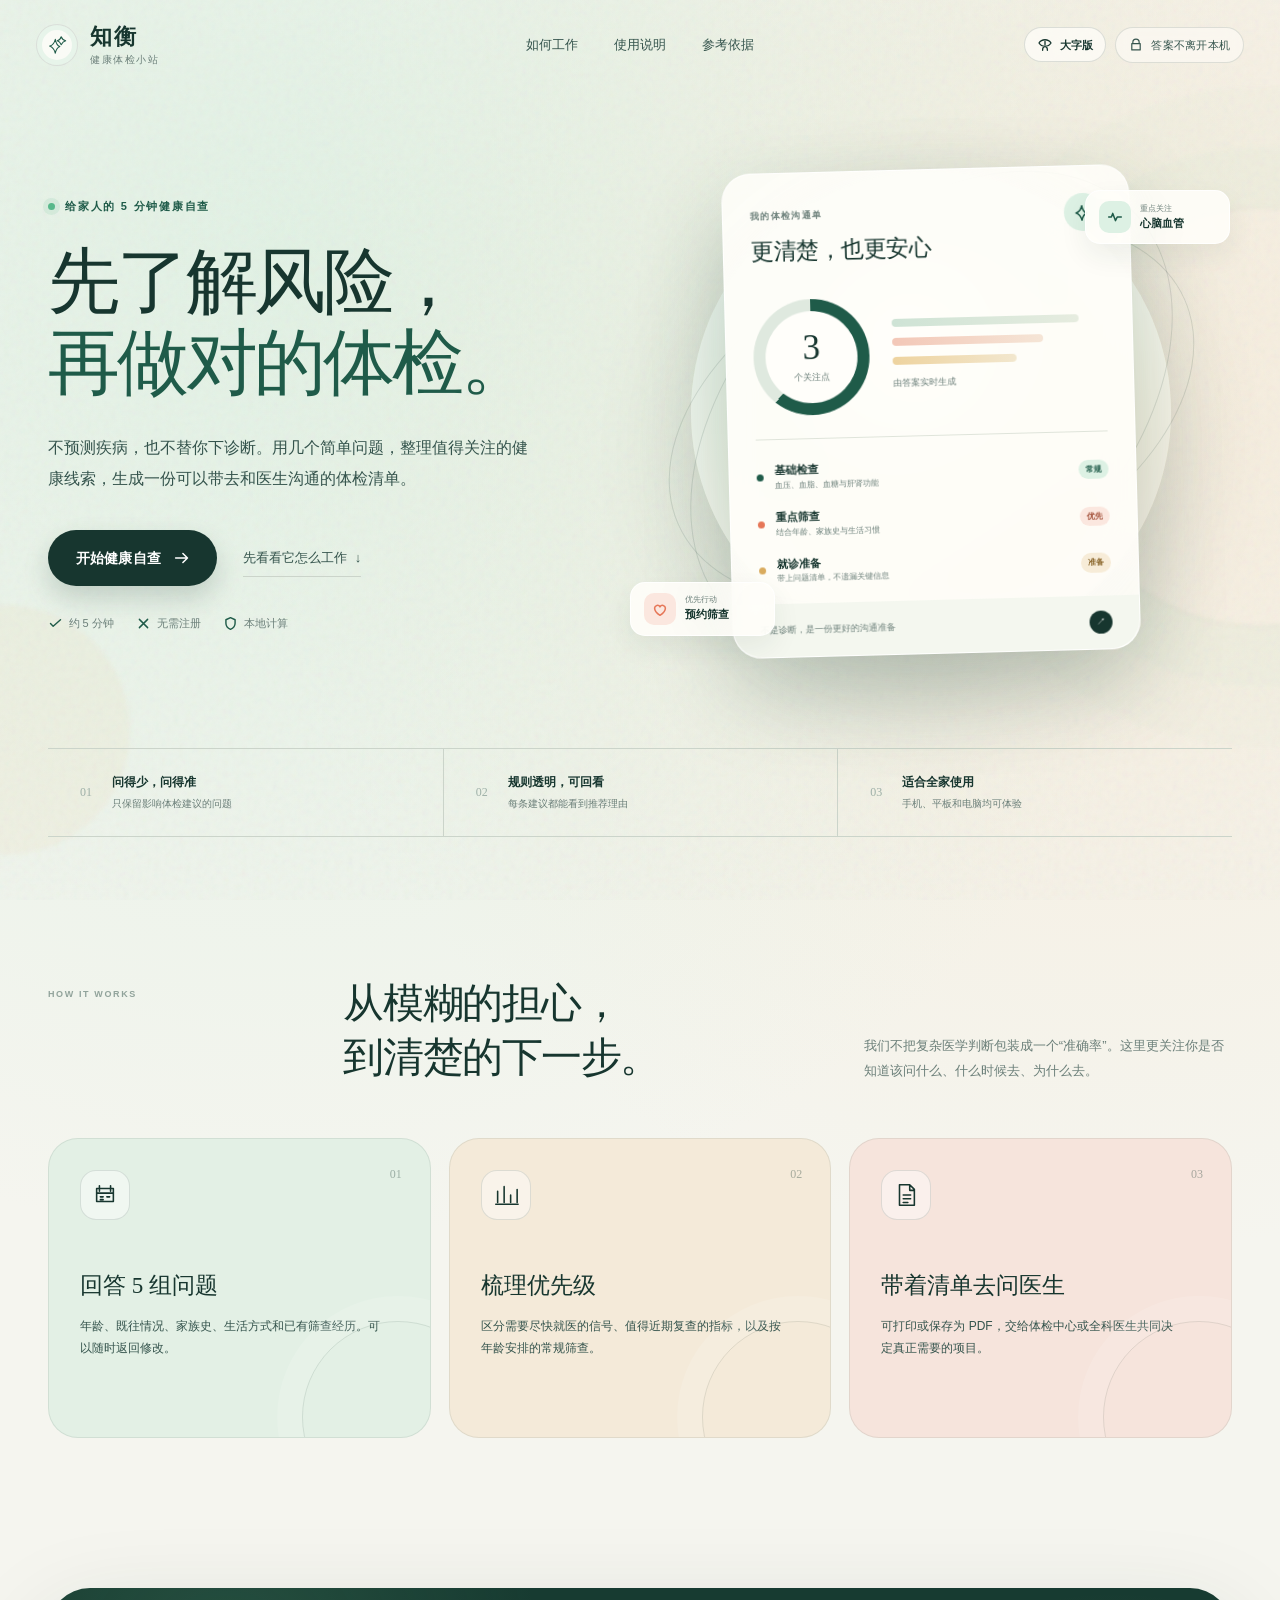
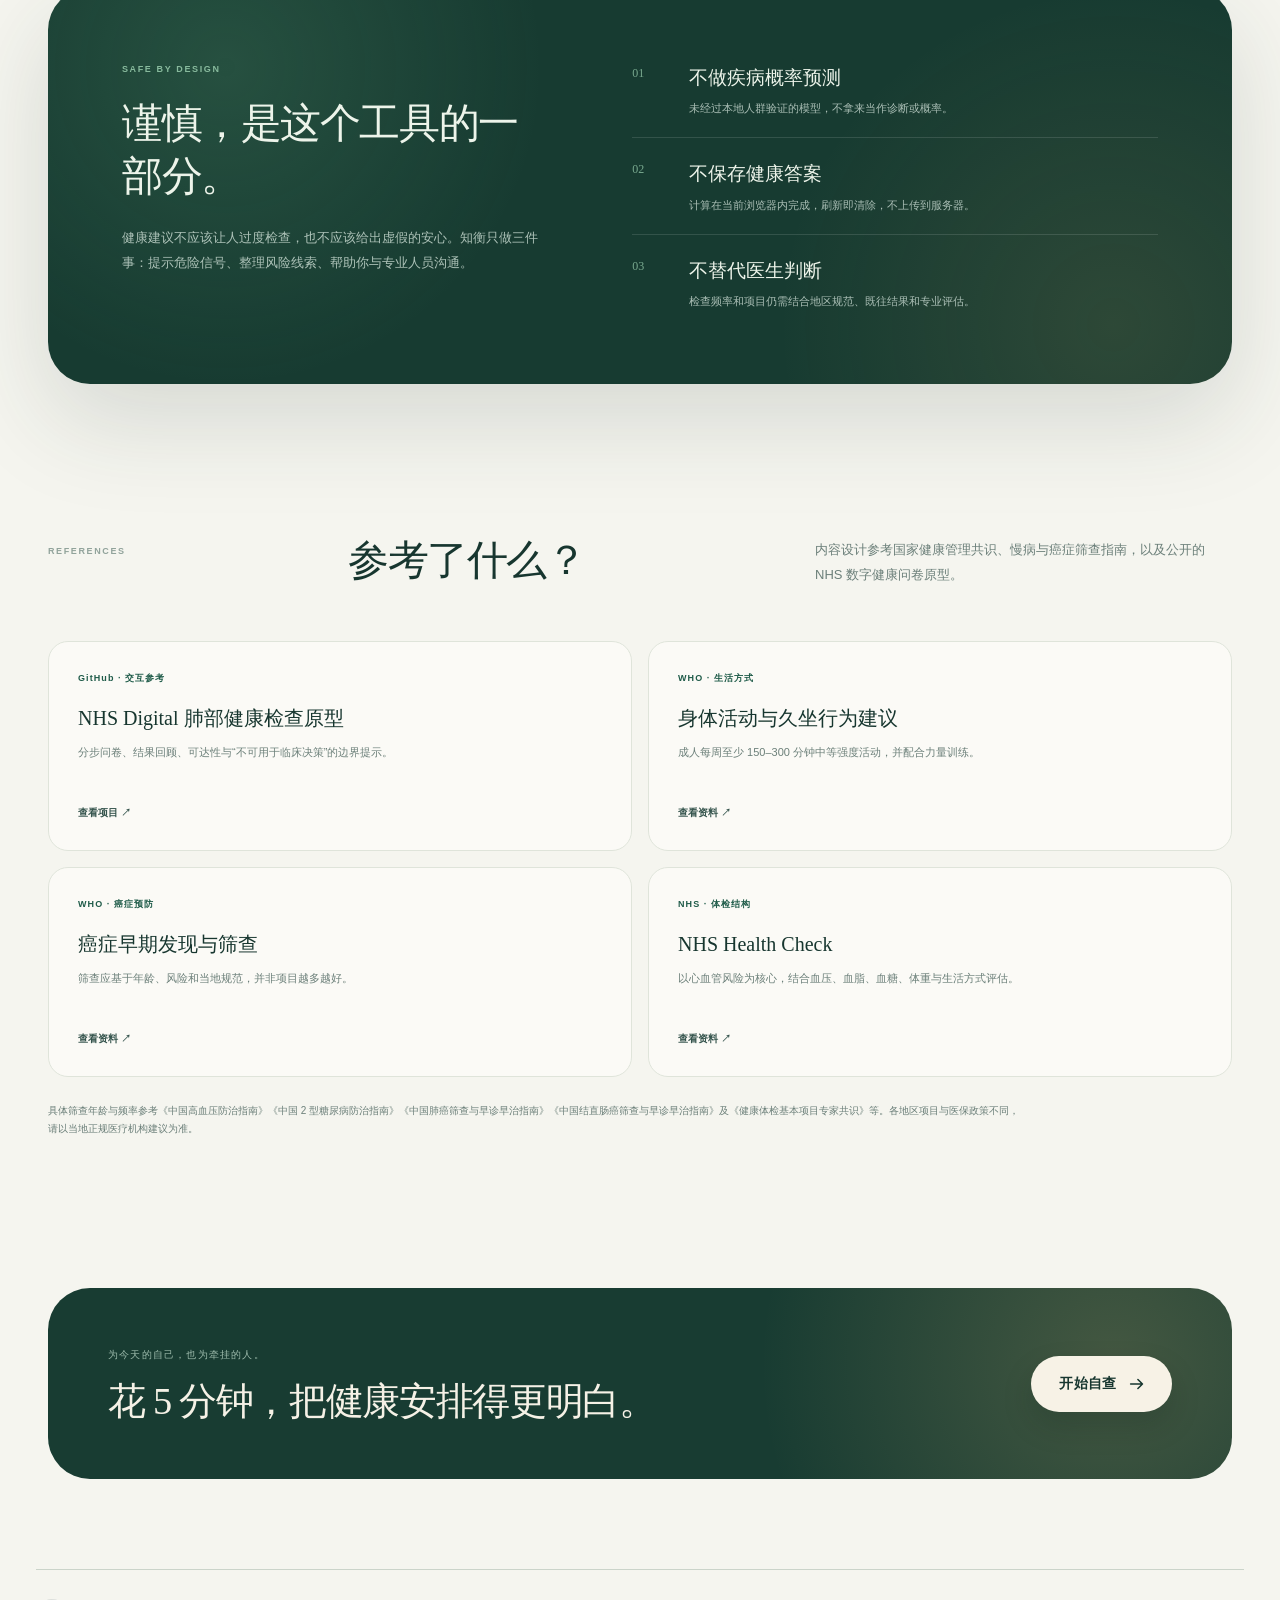
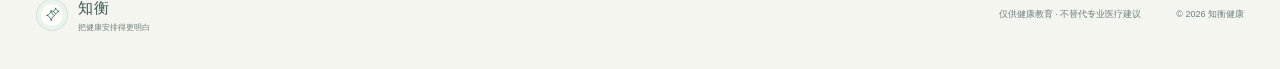
<file: index.html>
<!doctype html>
<html lang="zh-CN">
  <head>
    <meta charset="UTF-8" />
    <meta name="viewport" content="width=device-width, initial-scale=1.0" />
    <meta
      name="description"
      content="知衡健康体检小站：用 5 分钟完成健康自查，生成适合与医生沟通的个性化体检清单。答案只在当前浏览器中计算。"
    />
    <meta name="theme-color" content="#16392f" />
    <title>知衡 · 健康体检小站</title>
    <link
      rel="icon"
      href="data:image/svg+xml,%3Csvg xmlns='http://www.w3.org/2000/svg' viewBox='0 0 64 64'%3E%3Crect width='64' height='64' rx='16' fill='%2317392f'/%3E%3Cpath d='M14 34c8-2 12-8 14-18 2 10 6 16 12 18-6 2-10 8-12 17-2-9-6-15-14-17Z' fill='none' stroke='%23ddf1e4' stroke-width='3' stroke-linejoin='round'/%3E%3C/svg%3E"
    />
    <script>
      try {
        if (new URLSearchParams(window.location.search).get("mode") === "senior") {
          document.documentElement.classList.add("senior-mode");
        }
      } catch (error) {}
    </script>
    <link rel="stylesheet" href="./styles.css" />
  </head>
  <body>
    <a class="skip-link" href="#main">跳到主要内容</a>

    <div class="ambient ambient-one" aria-hidden="true"></div>
    <div class="ambient ambient-two" aria-hidden="true"></div>

    <header class="site-header">
      <a class="brand" href="#" aria-label="知衡健康首页" data-go-home>
        <span class="brand-mark" aria-hidden="true">
          <svg viewBox="0 0 38 38" role="img">
            <path d="M9 20.5c4.1-1 6.4-4 7.7-9.2 1 5.5 2.9 8.7 6.2 9.7-3.3 1.1-5.2 4-6.2 9.2-1.3-5.2-3.5-8.2-7.7-9.7Z" />
            <path d="M24.7 7.8c1.4 3.3 3.2 4.9 6.1 5.5-2.9.7-4.7 2.4-6.1 5.4-1.1-3-2.8-4.7-5.4-5.4 2.6-.6 4.3-2.2 5.4-5.5Z" />
          </svg>
        </span>
        <span>
          <strong>知衡</strong>
          <small>健康体检小站</small>
        </span>
      </a>
      <nav class="header-nav" aria-label="主导航">
        <a href="#how-it-works">如何工作</a>
        <a href="#principles">使用说明</a>
        <a href="#sources">参考依据</a>
      </nav>
      <div class="header-tools">
        <button
          class="senior-toggle"
          id="seniorToggle"
          type="button"
          aria-pressed="false"
          title="切换为中老年大字简单版"
        >
          <svg viewBox="0 0 20 20" aria-hidden="true">
            <path d="M2.5 7.5S5 3.5 10 3.5s7.5 4 7.5 4-2.5 4-7.5 4-7.5-4-7.5-4ZM10 5.5v4M10 12c-2 0-3 2-3 4.5M10 12c2 0 3 2 3 4.5" />
          </svg>
          <span>大字版</span>
        </button>
        <div class="privacy-pill">
          <svg viewBox="0 0 20 20" aria-hidden="true">
            <path d="M5.5 8V6a4.5 4.5 0 0 1 9 0v2M4 8h12v9H4z" />
          </svg>
          答案不离开本机
        </div>
      </div>
    </header>

    <main id="main">
      <section class="view home-view is-active" id="homeView" aria-labelledby="heroTitle">
        <div class="hero">
          <div class="hero-copy">
            <div class="eyebrow reveal">
              <span class="eyebrow-dot"></span>
              给家人的 5 分钟健康自查
            </div>
            <h1 id="heroTitle" class="reveal reveal-delay-1">
              先了解风险，<br />
              <span>再做对的体检。</span>
            </h1>
            <p class="hero-lead reveal reveal-delay-2">
              不预测疾病，也不替你下诊断。用几个简单问题，整理值得关注的健康线索，生成一份可以带去和医生沟通的体检清单。
            </p>
            <div class="senior-welcome" aria-label="中老年版使用说明">
              <strong>大字版：一步一步来，不着急</strong>
              <p>
                一共 5 步。每页只回答几个问题，不确定时可以选“不清楚”，也能随时返回修改。最后会给出一份可以直接给医生看的体检清单。
              </p>
              <div>
                <span>字更大</span>
                <span>一次只看一页</span>
                <span>答案不上传</span>
              </div>
            </div>
            <div class="hero-actions reveal reveal-delay-3">
              <button class="button button-primary button-large" type="button" id="startButton">
                开始健康自查
                <svg viewBox="0 0 22 22" aria-hidden="true">
                  <path d="M4 11h13M12 6l5 5-5 5" />
                </svg>
              </button>
              <a class="text-link" href="#how-it-works">
                先看看它怎么工作
                <span aria-hidden="true">↓</span>
              </a>
            </div>
            <div class="hero-assurance reveal reveal-delay-4">
              <span>
                <svg viewBox="0 0 18 18" aria-hidden="true"><path d="m3 9 3.2 3.2L15 4.5" /></svg>
                约 5 分钟
              </span>
              <span>
                <svg viewBox="0 0 18 18" aria-hidden="true"><path d="M9 2v14M2 9h14" transform="rotate(45 9 9)" /></svg>
                无需注册
              </span>
              <span>
                <svg viewBox="0 0 18 18" aria-hidden="true"><path d="M9 2 3.5 4.5v4.2c0 3.4 2.2 5.9 5.5 7.3 3.3-1.4 5.5-3.9 5.5-7.3V4.5L9 2Z" /></svg>
                本地计算
              </span>
            </div>
          </div>

          <div class="hero-visual reveal reveal-delay-2" aria-label="个性化体检清单示意图">
            <div class="orbit orbit-one" aria-hidden="true"></div>
            <div class="orbit orbit-two" aria-hidden="true"></div>
            <div class="floating-note note-top">
              <span class="note-icon note-icon-green">
                <svg viewBox="0 0 20 20" aria-hidden="true"><path d="M3 10h3l1.5-4 3 8 2-4H17" /></svg>
              </span>
              <span><small>重点关注</small><strong>心脑血管</strong></span>
            </div>
            <div class="floating-note note-bottom">
              <span class="note-icon note-icon-coral">
                <svg viewBox="0 0 20 20" aria-hidden="true"><path d="M10 17s-6-3.4-6-8a3.2 3.2 0 0 1 6-1.4A3.2 3.2 0 0 1 16 9c0 4.6-6 8-6 8Z" /></svg>
              </span>
              <span><small>优先行动</small><strong>预约筛查</strong></span>
            </div>

            <article class="report-preview">
              <div class="report-head">
                <div>
                  <span class="report-kicker">我的体检沟通单</span>
                  <h2>更清楚，也更安心</h2>
                </div>
                <span class="report-logo" aria-hidden="true">
                  <svg viewBox="0 0 30 30"><path d="M7 16c3.7-.9 5.7-3.5 6.9-8.2.8 4.9 2.5 7.7 5.5 8.6-3 1-4.6 3.5-5.5 8.1-1.2-4.6-3.1-7.2-6.9-8.5Z" /></svg>
                </span>
              </div>
              <div class="report-body">
                <div class="gauge" aria-label="示例关注指数">
                  <div class="gauge-inner">
                    <strong>3</strong>
                    <span>个关注点</span>
                  </div>
                </div>
                <div class="report-lines">
                  <span style="--line: 88%"></span>
                  <span style="--line: 71%"></span>
                  <span style="--line: 58%"></span>
                  <small>由答案实时生成</small>
                </div>
              </div>
              <div class="report-divider"></div>
              <div class="report-list">
                <div>
                  <span class="check-dot check-dot-dark"></span>
                  <p><strong>基础检查</strong><small>血压、血脂、血糖与肝肾功能</small></p>
                  <span class="tag tag-mint">常规</span>
                </div>
                <div>
                  <span class="check-dot check-dot-coral"></span>
                  <p><strong>重点筛查</strong><small>结合年龄、家族史与生活习惯</small></p>
                  <span class="tag tag-peach">优先</span>
                </div>
                <div>
                  <span class="check-dot check-dot-gold"></span>
                  <p><strong>就诊准备</strong><small>带上问题清单，不遗漏关键信息</small></p>
                  <span class="tag tag-sand">准备</span>
                </div>
              </div>
              <div class="report-foot">
                <span>不是诊断，是一份更好的沟通准备</span>
                <span class="mini-arrow">↗</span>
              </div>
            </article>
          </div>
        </div>

        <div class="trust-strip" aria-label="产品特点">
          <div>
            <span class="trust-number">01</span>
            <p><strong>问得少，问得准</strong><small>只保留影响体检建议的问题</small></p>
          </div>
          <div>
            <span class="trust-number">02</span>
            <p><strong>规则透明，可回看</strong><small>每条建议都能看到推荐理由</small></p>
          </div>
          <div>
            <span class="trust-number">03</span>
            <p><strong>适合全家使用</strong><small>手机、平板和电脑均可体验</small></p>
          </div>
        </div>

        <section class="how-section" id="how-it-works">
          <div class="section-heading">
            <span class="section-index">HOW IT WORKS</span>
            <h2>从模糊的担心，<br />到清楚的下一步。</h2>
            <p>我们不把复杂医学判断包装成一个“准确率”。这里更关注你是否知道该问什么、什么时候去、为什么去。</p>
          </div>
          <div class="steps-grid">
            <article class="step-card step-card-green">
              <span class="step-number">01</span>
              <span class="step-icon">
                <svg viewBox="0 0 28 28" aria-hidden="true"><path d="M5 7h18v14H5zM8 4v6M20 4v6M5 12h18M9 16h3M16 16h3M9 19h3" /></svg>
              </span>
              <h3>回答 5 组问题</h3>
              <p>年龄、既往情况、家族史、生活方式和已有筛查经历。可以随时返回修改。</p>
            </article>
            <article class="step-card step-card-sand">
              <span class="step-number">02</span>
              <span class="step-icon">
                <svg viewBox="0 0 28 28" aria-hidden="true"><path d="M5 22V10M12 22V5M19 22v-8M26 22V8" /><path d="M3 24h24" /></svg>
              </span>
              <h3>梳理优先级</h3>
              <p>区分需要尽快就医的信号、值得近期复查的指标，以及按年龄安排的常规筛查。</p>
            </article>
            <article class="step-card step-card-peach">
              <span class="step-number">03</span>
              <span class="step-icon">
                <svg viewBox="0 0 28 28" aria-hidden="true"><path d="M7 3h11l5 5v17H7zM18 3v6h5M11 14h8M11 18h8M11 22h5" /></svg>
              </span>
              <h3>带着清单去问医生</h3>
              <p>可打印或保存为 PDF，交给体检中心或全科医生共同决定真正需要的项目。</p>
            </article>
          </div>
        </section>

        <section class="principles-section" id="principles">
          <div class="principles-card">
            <div class="principles-copy">
              <span class="section-index">SAFE BY DESIGN</span>
              <h2>谨慎，是这个工具的一部分。</h2>
              <p>健康建议不应该让人过度检查，也不应该给出虚假的安心。知衡只做三件事：提示危险信号、整理风险线索、帮助你与专业人员沟通。</p>
            </div>
            <div class="principles-list">
              <article>
                <span>01</span>
                <div><strong>不做疾病概率预测</strong><p>未经过本地人群验证的模型，不拿来当作诊断或概率。</p></div>
              </article>
              <article>
                <span>02</span>
                <div><strong>不保存健康答案</strong><p>计算在当前浏览器内完成，刷新即清除，不上传到服务器。</p></div>
              </article>
              <article>
                <span>03</span>
                <div><strong>不替代医生判断</strong><p>检查频率和项目仍需结合地区规范、既往结果和专业评估。</p></div>
              </article>
            </div>
          </div>
        </section>

        <section class="sources-section" id="sources">
          <div class="section-heading compact">
            <span class="section-index">REFERENCES</span>
            <h2>参考了什么？</h2>
            <p>内容设计参考国家健康管理共识、慢病与癌症筛查指南，以及公开的 NHS 数字健康问卷原型。</p>
          </div>
          <div class="source-grid">
            <a class="source-card" href="https://github.com/NHSDigital/prototype-lung-health-check" target="_blank" rel="noreferrer">
              <span class="source-type">GitHub · 交互参考</span>
              <strong>NHS Digital 肺部健康检查原型</strong>
              <p>分步问卷、结果回顾、可达性与“不可用于临床决策”的边界提示。</p>
              <span class="source-link">查看项目 ↗</span>
            </a>
            <a class="source-card" href="https://www.who.int/zh/news-room/fact-sheets/detail/physical-activity" target="_blank" rel="noreferrer">
              <span class="source-type">WHO · 生活方式</span>
              <strong>身体活动与久坐行为建议</strong>
              <p>成人每周至少 150–300 分钟中等强度活动，并配合力量训练。</p>
              <span class="source-link">查看资料 ↗</span>
            </a>
            <a class="source-card" href="https://www.who.int/zh/news-room/fact-sheets/detail/cancer" target="_blank" rel="noreferrer">
              <span class="source-type">WHO · 癌症预防</span>
              <strong>癌症早期发现与筛查</strong>
              <p>筛查应基于年龄、风险和当地规范，并非项目越多越好。</p>
              <span class="source-link">查看资料 ↗</span>
            </a>
            <a class="source-card" href="https://www.nhs.uk/conditions/nhs-health-check/" target="_blank" rel="noreferrer">
              <span class="source-type">NHS · 体检结构</span>
              <strong>NHS Health Check</strong>
              <p>以心血管风险为核心，结合血压、血脂、血糖、体重与生活方式评估。</p>
              <span class="source-link">查看资料 ↗</span>
            </a>
          </div>
          <p class="source-note">
            具体筛查年龄与频率参考《中国高血压防治指南》《中国 2 型糖尿病防治指南》《中国肺癌筛查与早诊早治指南》《中国结直肠癌筛查与早诊早治指南》及《健康体检基本项目专家共识》等。各地区项目与医保政策不同，请以当地正规医疗机构建议为准。
          </p>
        </section>

        <section class="closing-cta">
          <div>
            <span>为今天的自己，也为牵挂的人。</span>
            <h2>花 5 分钟，把健康安排得更明白。</h2>
          </div>
          <button class="button button-light button-large" type="button" data-start>
            开始自查
            <svg viewBox="0 0 22 22" aria-hidden="true"><path d="M4 11h13M12 6l5 5-5 5" /></svg>
          </button>
        </section>
      </section>

      <section class="view quiz-view" id="quizView" aria-labelledby="quizTitle">
        <div class="quiz-wrap">
          <div class="quiz-topline">
            <button class="back-button" type="button" id="quizExitButton">
              <svg viewBox="0 0 20 20" aria-hidden="true"><path d="M16 10H4M9 5l-5 5 5 5" /></svg>
              返回首页
            </button>
            <div class="quiz-progress-meta">
              <span id="stepLabel">第 1 步，共 5 步</span>
              <span id="progressPercent">20%</span>
            </div>
          </div>
          <div class="progress-track" aria-hidden="true">
            <span id="progressBar"></span>
          </div>
          <div class="step-dots" id="stepDots" aria-label="问卷进度"></div>

          <form id="quizForm" novalidate>
            <article class="question-panel is-active" data-step="0" aria-labelledby="quizTitle">
              <div class="question-intro">
                <span class="question-overline">YOUR BASICS</span>
                <h1 id="quizTitle">先认识一下你</h1>
                <p>年龄和生理性别会影响部分筛查建议。身高体重用于计算 BMI，只用于本次评估。</p>
              </div>

              <div class="field-grid two-one">
                <label class="field-block">
                  <span class="field-label">年龄 <em>必填</em></span>
                  <span class="number-input-wrap">
                    <input id="age" name="age" type="number" min="18" max="100" inputmode="numeric" placeholder="例如 42" required />
                    <span>岁</span>
                  </span>
                  <small>当前版本适用于 18–100 岁成人。</small>
                </label>
                <fieldset class="field-block">
                  <legend class="field-label">生理性别 <em>必填</em></legend>
                  <div class="segmented segmented-two">
                    <label><input type="radio" name="sex" value="female" /><span>女性</span></label>
                    <label><input type="radio" name="sex" value="male" /><span>男性</span></label>
                  </div>
                  <small>用于生成与乳腺、宫颈、前列腺相关的提示。</small>
                </fieldset>
              </div>

              <div class="soft-divider"></div>

              <div class="field-grid three">
                <label class="field-block">
                  <span class="field-label">身高 <small>选填</small></span>
                  <span class="number-input-wrap">
                    <input name="height" type="number" min="120" max="230" inputmode="decimal" placeholder="例如 165" />
                    <span>cm</span>
                  </span>
                </label>
                <label class="field-block">
                  <span class="field-label">体重 <small>选填</small></span>
                  <span class="number-input-wrap">
                    <input name="weight" type="number" min="30" max="250" inputmode="decimal" placeholder="例如 62" />
                    <span>kg</span>
                  </span>
                </label>
                <label class="field-block">
                  <span class="field-label">腰围 <small>选填</small></span>
                  <span class="number-input-wrap">
                    <input name="waist" type="number" min="45" max="180" inputmode="decimal" placeholder="例如 82" />
                    <span>cm</span>
                  </span>
                </label>
              </div>
              <p class="field-note">
                <svg viewBox="0 0 18 18" aria-hidden="true"><circle cx="9" cy="9" r="7" /><path d="M9 8v5M9 5.5v.5" /></svg>
                不知道也没关系。建议先熟悉自己的基础指标，首次测量可用近期体检结果。
              </p>
              <p class="validation-message" id="basicsError" role="alert"></p>
            </article>

            <article class="question-panel" data-step="1" aria-labelledby="healthTitle">
              <div class="question-intro">
                <span class="question-overline">HEALTH TODAY</span>
                <h1 id="healthTitle">最近的身体情况</h1>
                <p>如果已经确诊或由医生提示过异常，请如实选择。这里不会根据答案诊断疾病。</p>
              </div>

              <fieldset class="choice-fieldset">
                <legend class="field-label">医生是否告诉过你以下情况？<small>可多选</small></legend>
                <div class="choice-grid condition-grid">
                  <label class="choice-card">
                    <input type="checkbox" name="conditions" value="hypertension" />
                    <span class="choice-check"></span>
                    <span class="choice-copy"><strong>高血压</strong><small>或血压多次偏高</small></span>
                  </label>
                  <label class="choice-card">
                    <input type="checkbox" name="conditions" value="diabetes" />
                    <span class="choice-check"></span>
                    <span class="choice-copy"><strong>糖尿病</strong><small>或糖尿病前期</small></span>
                  </label>
                  <label class="choice-card">
                    <input type="checkbox" name="conditions" value="lipids" />
                    <span class="choice-check"></span>
                    <span class="choice-copy"><strong>血脂异常</strong><small>胆固醇或甘油三酯偏高</small></span>
                  </label>
                  <label class="choice-card">
                    <input type="checkbox" name="conditions" value="cardiovascular" />
                    <span class="choice-check"></span>
                    <span class="choice-copy"><strong>心脑血管疾病</strong><small>冠心病、心梗或脑卒中</small></span>
                  </label>
                  <label class="choice-card">
                    <input type="checkbox" name="conditions" value="liver" />
                    <span class="choice-check"></span>
                    <span class="choice-copy"><strong>慢性肝病</strong><small>脂肪肝、乙肝、丙肝或肝硬化</small></span>
                  </label>
                  <label class="choice-card">
                    <input type="checkbox" name="conditions" value="kidney" />
                    <span class="choice-check"></span>
                    <span class="choice-copy"><strong>慢性肾病</strong><small>或肾功能检查异常</small></span>
                  </label>
                  <label class="choice-card">
                    <input type="checkbox" name="conditions" value="respiratory" />
                    <span class="choice-check"></span>
                    <span class="choice-copy"><strong>慢性呼吸病</strong><small>慢阻肺、哮喘或肺纤维化</small></span>
                  </label>
                  <label class="choice-card choice-none">
                    <input type="checkbox" name="conditions" value="none" data-none-group="conditions" />
                    <span class="choice-check"></span>
                    <span class="choice-copy"><strong>以上都没有</strong><small>或不清楚</small></span>
                  </label>
                </div>
              </fieldset>

              <div class="soft-divider"></div>

              <div class="field-grid two">
                <label class="field-block select-block">
                  <span class="field-label">最近一次血压情况</span>
                  <select name="bloodPressure">
                    <option value="unknown">不清楚 / 没测过</option>
                    <option value="normal">正常</option>
                    <option value="borderline">有时偏高（130–139 / 85–89）</option>
                    <option value="high">多次达到 140 / 90 或更高</option>
                  </select>
                </label>
                <label class="field-block select-block">
                  <span class="field-label">最近一次空腹血糖</span>
                  <select name="glucose">
                    <option value="unknown">不清楚 / 没测过</option>
                    <option value="normal">正常</option>
                    <option value="borderline">偏高，但未达到糖尿病诊断</option>
                    <option value="high">空腹 ≥ 7.0 mmol/L 或已被医生提示糖尿病</option>
                  </select>
                </label>
              </div>
              <p class="field-note">
                血压和血糖的判断需要规范测量与重复确认。单次读数异常并不等于确诊。
              </p>
            </article>

            <article class="question-panel" data-step="2" aria-labelledby="familyTitle">
              <div class="question-intro">
                <span class="question-overline">FAMILY & SYMPTOMS</span>
                <h1 id="familyTitle">家族情况与近期信号</h1>
                <p>家族史会影响部分筛查的起始年龄。近期异常症状则可能需要尽快就医，而不是等到体检。</p>
              </div>

              <fieldset class="choice-fieldset">
                <legend class="field-label">直系亲属（父母、兄弟姐妹、子女）是否有以下情况？<small>可多选</small></legend>
                <div class="compact-choice-list">
                  <label class="check-row">
                    <input type="checkbox" name="family" value="cvd" />
                    <span class="check-row-icon icon-coral"><svg viewBox="0 0 24 24"><path d="M3 12h4l2-5 3.5 10 2.5-5h6" /></svg></span>
                    <span><strong>较早发生心梗或脑卒中</strong><small>男性亲属 55 岁前，女性亲属 65 岁前</small></span>
                  </label>
                  <label class="check-row">
                    <input type="checkbox" name="family" value="diabetes" />
                    <span class="check-row-icon icon-green"><svg viewBox="0 0 24 24"><path d="M12 3v18M5 8l7-5 7 5M7 13h10l-2.5 7h-5z" /></svg></span>
                    <span><strong>糖尿病</strong><small>父母或兄弟姐妹患病</small></span>
                  </label>
                  <label class="check-row">
                    <input type="checkbox" name="family" value="gi-cancer" />
                    <span class="check-row-icon icon-gold"><svg viewBox="0 0 24 24"><path d="M7 4c5 0 2 7 5 7s0-7 5-7M7 20c5 0 2-7 5-7s0 7 5 7" /></svg></span>
                    <span><strong>胃癌、食管癌或结直肠癌</strong><small>尤其是一级亲属或多位亲属患病</small></span>
                  </label>
                  <label class="check-row">
                    <input type="checkbox" name="family" value="breast-cancer" />
                    <span class="check-row-icon icon-pink"><svg viewBox="0 0 24 24"><circle cx="9" cy="13" r="5" /><circle cx="16" cy="13" r="4" /><path d="M9 8c0-3 1-5 3-5s3 2 3 5" /></svg></span>
                    <span><strong>乳腺癌或卵巢癌</strong><small>母亲、姐妹、女儿等亲属患病</small></span>
                  </label>
                  <label class="check-row">
                    <input type="checkbox" name="family" value="liver-cancer" />
                    <span class="check-row-icon icon-sand"><svg viewBox="0 0 24 24"><path d="M5 15c3-8 8-9 14-7-1 8-7 11-14 10zM9 18c2-5 4-7 8-9" /></svg></span>
                    <span><strong>肝癌或慢性乙肝/丙肝</strong><small>家族中有相关病史</small></span>
                  </label>
                  <label class="check-row">
                    <input type="checkbox" name="family" value="none" data-none-group="family" />
                    <span class="check-row-icon icon-muted"><svg viewBox="0 0 24 24"><path d="M5 12h14" /></svg></span>
                    <span><strong>没有明显家族史</strong><small>或不了解家族病史</small></span>
                  </label>
                </div>
              </fieldset>

              <div class="danger-question">
                <div class="danger-heading">
                  <span class="danger-icon"><svg viewBox="0 0 26 26"><path d="M13 3 2.8 21h20.4L13 3Z" /><path d="M13 9v5M13 18v.2" /></svg></span>
                  <div>
                    <h2>最近是否出现以下需要尽快就医的情况？</h2>
                    <p>这些症状不适合等待常规体检。若正在发生，请立即联系急救或尽快就医。</p>
                  </div>
                </div>
                <div class="symptom-grid">
                  <label><input type="checkbox" name="symptoms" value="chest" /><span>持续胸痛、胸闷或压迫感</span></label>
                  <label><input type="checkbox" name="symptoms" value="stroke" /><span>突发脸歪、肢体无力或说话不清</span></label>
                  <label><input type="checkbox" name="symptoms" value="breath" /><span>突然加重的呼吸困难</span></label>
                  <label><input type="checkbox" name="symptoms" value="blood" /><span>咯血、便血或黑便</span></label>
                  <label><input type="checkbox" name="symptoms" value="weight" /><span>原因不明的明显体重下降</span></label>
                  <label><input type="checkbox" name="symptoms" value="lump" /><span>新出现且持续存在的肿块</span></label>
                  <label><input type="checkbox" name="symptoms" value="none" data-none-group="symptoms" /><span>以上都没有</span></label>
                </div>
              </div>
            </article>

            <article class="question-panel" data-step="3" aria-labelledby="lifestyleTitle">
              <div class="question-intro">
                <span class="question-overline">DAILY HABITS</span>
                <h1 id="lifestyleTitle">平时的生活习惯</h1>
                <p>选择最接近长期状态的一项即可。这里没有“标准答案”，也不必因为习惯感到被评判。</p>
              </div>

              <fieldset class="field-block">
                <legend class="field-label">吸烟情况</legend>
                <div class="segmented segmented-four">
                  <label><input type="radio" name="smoking" value="never" checked /><span>从不吸烟</span></label>
                  <label><input type="radio" name="smoking" value="former" /><span>已经戒烟</span></label>
                  <label><input type="radio" name="smoking" value="current" /><span>目前吸烟</span></label>
                  <label><input type="radio" name="smoking" value="passive" /><span>常吸二手烟</span></label>
                </div>
              </fieldset>

              <div class="conditional-panel" id="smokingDetails" hidden>
                <div class="field-grid two">
                  <label class="field-block">
                    <span class="field-label">平均每天吸多少支？</span>
                    <span class="number-input-wrap">
                      <input name="cigarettesPerDay" type="number" min="0" max="100" inputmode="numeric" placeholder="例如 10" />
                      <span>支</span>
                    </span>
                  </label>
                  <label class="field-block">
                    <span class="field-label">累计吸烟或戒烟前吸烟多少年？</span>
                    <span class="number-input-wrap">
                      <input name="smokingYears" type="number" min="0" max="80" inputmode="numeric" placeholder="例如 20" />
                      <span>年</span>
                    </span>
                  </label>
                </div>
                <p class="field-note">用于粗略计算“包年”，帮助判断是否值得与医生讨论肺癌筛查。</p>
              </div>

              <div class="field-grid two">
                <label class="field-block select-block">
                  <span class="field-label">饮酒频率</span>
                  <select name="alcohol">
                    <option value="none">不饮酒</option>
                    <option value="light">偶尔，每月 1–3 次</option>
                    <option value="weekly">每周 1–3 次</option>
                    <option value="often">每周 4 次或更多</option>
                  </select>
                </label>
                <label class="field-block select-block">
                  <span class="field-label">每周中等强度活动</span>
                  <select name="exercise">
                    <option value="150">150 分钟或更多</option>
                    <option value="60">大约 60–149 分钟</option>
                    <option value="low">少于 60 分钟</option>
                    <option value="unknown">不太确定</option>
                  </select>
                </label>
              </div>

              <fieldset class="choice-fieldset">
                <legend class="field-label">饮食中较常见的情况 <small>可多选</small></legend>
                <div class="pill-checks">
                  <label><input type="checkbox" name="diet" value="salt" /><span>口味偏咸</span></label>
                  <label><input type="checkbox" name="diet" value="veg" /><span>蔬果吃得少</span></label>
                  <label><input type="checkbox" name="diet" value="processed" /><span>加工肉较多</span></label>
                  <label><input type="checkbox" name="diet" value="sugar" /><span>含糖饮料较多</span></label>
                  <label><input type="checkbox" name="diet" value="none" data-none-group="diet" /><span>整体比较均衡</span></label>
                </div>
              </fieldset>

              <div class="field-grid two">
                <label class="field-block select-block">
                  <span class="field-label">睡眠质量</span>
                  <select name="sleep">
                    <option value="good">基本睡得好，白天有精神</option>
                    <option value="short">经常少于 6 小时</option>
                    <option value="poor">经常入睡困难或易醒</option>
                    <option value="snore">打鼾明显，白天很困</option>
                  </select>
                </label>
                <label class="field-block select-block">
                  <span class="field-label">长期工作暴露</span>
                  <select name="exposure">
                    <option value="none">没有明显暴露</option>
                    <option value="dust">粉尘、石棉或纤维</option>
                    <option value="chemical">化学品、油漆或溶剂</option>
                    <option value="shift">长期夜班</option>
                  </select>
                </label>
              </div>
            </article>

            <article class="question-panel" data-step="4" aria-labelledby="screeningTitle">
              <div class="question-intro">
                <span class="question-overline">CHECKUP HISTORY</span>
                <h1 id="screeningTitle">你已经做过哪些检查？</h1>
                <p>这能避免重复推荐，也帮助我们识别已经逾期或尚未开始的筛查。不记得也可以选择“不确定”。</p>
              </div>

              <fieldset class="field-block">
                <legend class="field-label">最近一次较完整的健康体检</legend>
                <div class="segmented segmented-four">
                  <label><input type="radio" name="lastCheckup" value="1" /><span>1 年内</span></label>
                  <label><input type="radio" name="lastCheckup" value="3" /><span>1–3 年内</span></label>
                  <label><input type="radio" name="lastCheckup" value="old" /><span>超过 3 年</span></label>
                  <label><input type="radio" name="lastCheckup" value="never" checked /><span>没做过 / 不记得</span></label>
                </div>
              </fieldset>

              <fieldset class="choice-fieldset">
                <legend class="field-label">过去曾做过以下哪些项目？<small>可多选</small></legend>
                <div class="compact-choice-list prior-list">
                  <label class="check-row">
                    <input type="checkbox" name="priorTests" value="blood" />
                    <span class="check-row-icon icon-green"><svg viewBox="0 0 24 24"><path d="M9 3h6M10 3v6l-5 9a2 2 0 0 0 1.8 3h10.4a2 2 0 0 0 1.8-3l-5-9V3M8 15h8" /></svg></span>
                    <span><strong>血压、血糖、血脂或肝肾功能</strong><small>基础血液及尿液化验</small></span>
                  </label>
                  <label class="check-row">
                    <input type="checkbox" name="priorTests" value="colonoscopy" />
                    <span class="check-row-icon icon-sand"><svg viewBox="0 0 24 24"><path d="M7 4c5 0 2 7 5 7s0-7 5-7M7 20c5 0 2-7 5-7s0 7 5 7" /></svg></span>
                    <span><strong>肠镜</strong><small>建议备注最近一次检查时间</small></span>
                  </label>
                  <label class="check-row">
                    <input type="checkbox" name="priorTests" value="gastroscopy" />
                    <span class="check-row-icon icon-gold"><svg viewBox="0 0 24 24"><path d="M9 3v13a5 5 0 0 0 10 0v-3M6 3h6" /></svg></span>
                    <span><strong>胃镜</strong><small>建议备注是否检出萎缩性胃炎等</small></span>
                  </label>
                  <label class="check-row">
                    <input type="checkbox" name="priorTests" value="ldct" />
                    <span class="check-row-icon icon-blue"><svg viewBox="0 0 24 24"><path d="M9 4c1 5 1 10 0 16M15 4c-1 5-1 10 0 16M5 8h14M5 16h14" /></svg></span>
                    <span><strong>低剂量胸部 CT</strong><small>用于肺癌高危人群筛查</small></span>
                  </label>
                  <label class="check-row">
                    <input type="checkbox" name="priorTests" value="breast" />
                    <span class="check-row-icon icon-pink"><svg viewBox="0 0 24 24"><circle cx="9" cy="13" r="5" /><circle cx="16" cy="13" r="4" /><path d="M9 8c0-3 1-5 3-5s3 2 3 5" /></svg></span>
                    <span><strong>乳腺超声或钼靶</strong><small>适用于部分女性</small></span>
                  </label>
                  <label class="check-row">
                    <input type="checkbox" name="priorTests" value="cervical" />
                    <span class="check-row-icon icon-coral"><svg viewBox="0 0 24 24"><path d="M12 3s7 7 7 12a7 7 0 0 1-14 0c0-5 7-12 7-12Z" /></svg></span>
                    <span><strong>宫颈 HPV 或细胞学检查</strong><small>适用于部分女性</small></span>
                  </label>
                  <label class="check-row">
                    <input type="checkbox" name="priorTests" value="none" data-none-group="priorTests" />
                    <span class="check-row-icon icon-muted"><svg viewBox="0 0 24 24"><path d="M5 12h14" /></svg></span>
                    <span><strong>都不记得 / 没做过</strong><small>可在结果中查看建议</small></span>
                  </label>
                </div>
              </fieldset>

              <div class="screening-note">
                <span class="screening-note-icon"><svg viewBox="0 0 24 24"><path d="M12 3 4 6v5c0 4.7 3.2 8.2 8 10 4.8-1.8 8-5.3 8-10V6l-8-3Z" /><path d="M9 12l2 2 4-5" /></svg></span>
                <p>
                  <strong>关于“项目越全越好”</strong>
                  不必要的检查可能带来假阳性、后续侵入性检查与焦虑。真正合适的方案通常由年龄、风险因素、既往结果和当地指南共同决定。
                </p>
              </div>

              <label class="consent-row">
                <input id="accuracyConsent" type="checkbox" />
                <span>我知道这是一份健康教育工具，结果不能替代医生诊断，也不会自动安排真实检查。</span>
              </label>
              <p class="validation-message" id="finishError" role="alert"></p>
            </article>

            <div class="quiz-actions">
              <button class="button button-ghost" type="button" id="prevButton" hidden>
                <svg viewBox="0 0 20 20" aria-hidden="true"><path d="M16 10H4M9 5l-5 5 5 5" /></svg>
                上一步
              </button>
              <span class="quiz-actions-note" id="quizActionNote">预计还需 4 分钟</span>
              <button class="button button-primary" type="button" id="nextButton">
                继续
                <svg viewBox="0 0 20 20" aria-hidden="true"><path d="M4 10h12M11 5l5 5-5 5" /></svg>
              </button>
            </div>
          </form>
        </div>
      </section>

      <section class="view result-view" id="resultView" aria-labelledby="resultTitle">
        <div class="result-wrap">
          <div class="result-topline">
            <button class="back-button" type="button" id="editAnswersButton">
              <svg viewBox="0 0 20 20" aria-hidden="true"><path d="M16 10H4M9 5l-5 5 5 5" /></svg>
              修改答案
            </button>
            <span class="result-date" id="resultDate"></span>
          </div>

          <div class="result-hero">
            <div class="result-hero-copy">
              <span class="question-overline">YOUR HEALTH BRIEF</span>
              <p class="result-kicker" id="resultEyebrow">建议按计划安排</p>
              <h1 id="resultTitle">把注意力放在<br />真正重要的地方。</h1>
              <p id="resultSummary" class="result-summary"></p>
              <div class="result-tags" id="resultTags"></div>
              <div class="senior-top-actions" id="seniorTopActions"></div>
            </div>
            <div class="attention-card">
              <div class="attention-gauge" id="attentionGauge">
                <div>
                  <strong id="attentionCount">0</strong>
                  <span>个关注点</span>
                </div>
              </div>
              <p><strong id="attentionLabel">保持好习惯</strong><span>关注指数不代表患病概率</span></p>
            </div>
          </div>

          <div class="emergency-alert" id="emergencyAlert" hidden>
            <span class="emergency-alert-icon"><svg viewBox="0 0 24 24"><path d="M12 3 2 21h20L12 3Z" /><path d="M12 9v5M12 17.5v.2" /></svg></span>
            <div>
              <strong>你选择了需要尽快就医的症状</strong>
              <p>请不要等待常规体检。若胸痛、呼吸困难或疑似脑卒中正在发生，请立即拨打 120。其他异常也建议尽快到正规医疗机构评估。</p>
            </div>
          </div>

          <section class="result-section factor-section" aria-labelledby="factorTitle">
            <div class="result-section-heading">
              <div>
                <span class="section-index">YOUR SIGNALS</span>
                <h2 id="factorTitle">最值得关注的线索</h2>
              </div>
              <p>这些线索用于决定体检重点，并不表示已经患病。</p>
            </div>
            <div class="factor-grid" id="riskFactors"></div>
          </section>

          <section class="result-section checkup-section" aria-labelledby="checkupTitle">
            <div class="result-section-heading">
              <div>
                <span class="section-index">YOUR CHECKUP MAP</span>
                <h2 id="checkupTitle">建议与医生讨论的检查</h2>
              </div>
              <p>先给基础项目“打底”，再根据个人线索增加重点筛查。</p>
            </div>
            <div class="checkup-grid" id="checkupGrid"></div>
          </section>

          <section class="result-section action-section" aria-labelledby="actionTitle">
            <div class="action-intro">
              <span class="section-index">NEXT 30 DAYS</span>
              <h2 id="actionTitle">从今天开始，能做什么？</h2>
              <p>体检只是风险管理的一部分。很多改变不需要等到检查结果出来。</p>
            </div>
            <div class="action-list" id="actionList"></div>
          </section>

          <section class="result-section timeline-section" aria-labelledby="timelineTitle">
            <div class="result-section-heading">
              <div>
                <span class="section-index">A SIMPLE PLAN</span>
                <h2 id="timelineTitle">你的行动顺序</h2>
              </div>
              <p>根据本次回答生成，请结合医生意见调整。</p>
            </div>
            <div class="timeline" id="followUpTimeline"></div>
          </section>

          <section class="doctor-questions">
            <div>
              <span class="section-index">BRING TO YOUR VISIT</span>
              <h2>带去诊室的问题</h2>
              <p>直接打开这一页给医生看，或打印后带上。医生可能根据查体和既往报告调整项目。</p>
            </div>
            <ol id="doctorQuestions"></ol>
          </section>

          <div class="result-actions">
            <button class="button button-primary" type="button" id="printButton">
              <svg viewBox="0 0 20 20" aria-hidden="true"><path d="M5 7V3h10v4M5 14H3V8h14v6h-2M5 11h10v6H5z" /></svg>
              打印 / 保存为 PDF
            </button>
            <button class="button button-ghost" type="button" id="copyButton">
              <svg viewBox="0 0 20 20" aria-hidden="true"><path d="M7 7h9v10H7zM4 13H3V3h9v1" /></svg>
              复制网站地址
            </button>
            <button class="button button-quiet" type="button" id="restartButton">
              重新评估
            </button>
          </div>

          <div class="result-disclaimer">
            <span class="result-disclaimer-icon">i</span>
            <p>
              <strong>重要说明</strong>
              本结果仅用于健康教育和体检沟通，不构成医疗诊断，也不保证疾病能被发现。若已有确诊疾病、正在用药、怀孕或处于特殊生理阶段，请以专科医生建议为准。出现急性症状请优先就医。
            </p>
          </div>

          <p class="method-note">
            方法说明：本工具使用透明规则而非机器学习模型。关注指数是本次发现的风险线索数量，不是疾病概率或健康评分。参考依据与使用边界见首页“参考了什么”。
          </p>
        </div>
      </section>
    </main>

    <footer class="site-footer">
      <div class="footer-brand">
        <span class="brand-mark small" aria-hidden="true">
          <svg viewBox="0 0 38 38"><path d="M9 20.5c4.1-1 6.4-4 7.7-9.2 1 5.5 2.9 8.7 6.2 9.7-3.3 1.1-5.2 4-6.2 9.2-1.3-5.2-3.5-8.2-7.7-9.7Z" /><path d="M24.7 7.8c1.4 3.3 3.2 4.9 6.1 5.5-2.9.7-4.7 2.4-6.1 5.4-1.1-3-2.8-4.7-5.4-5.4 2.6-.6 4.3-2.2 5.4-5.5Z" /></svg>
        </span>
        <span><strong>知衡</strong><small>把健康安排得更明白</small></span>
      </div>
      <p>仅供健康教育 · 不替代专业医疗建议</p>
      <span>© <span id="footerYear"></span> 知衡健康</span>
    </footer>

    <div class="toast" id="toast" role="status" aria-live="polite"></div>
    <script src="./app.js"></script>
  </body>
</html>
</file>
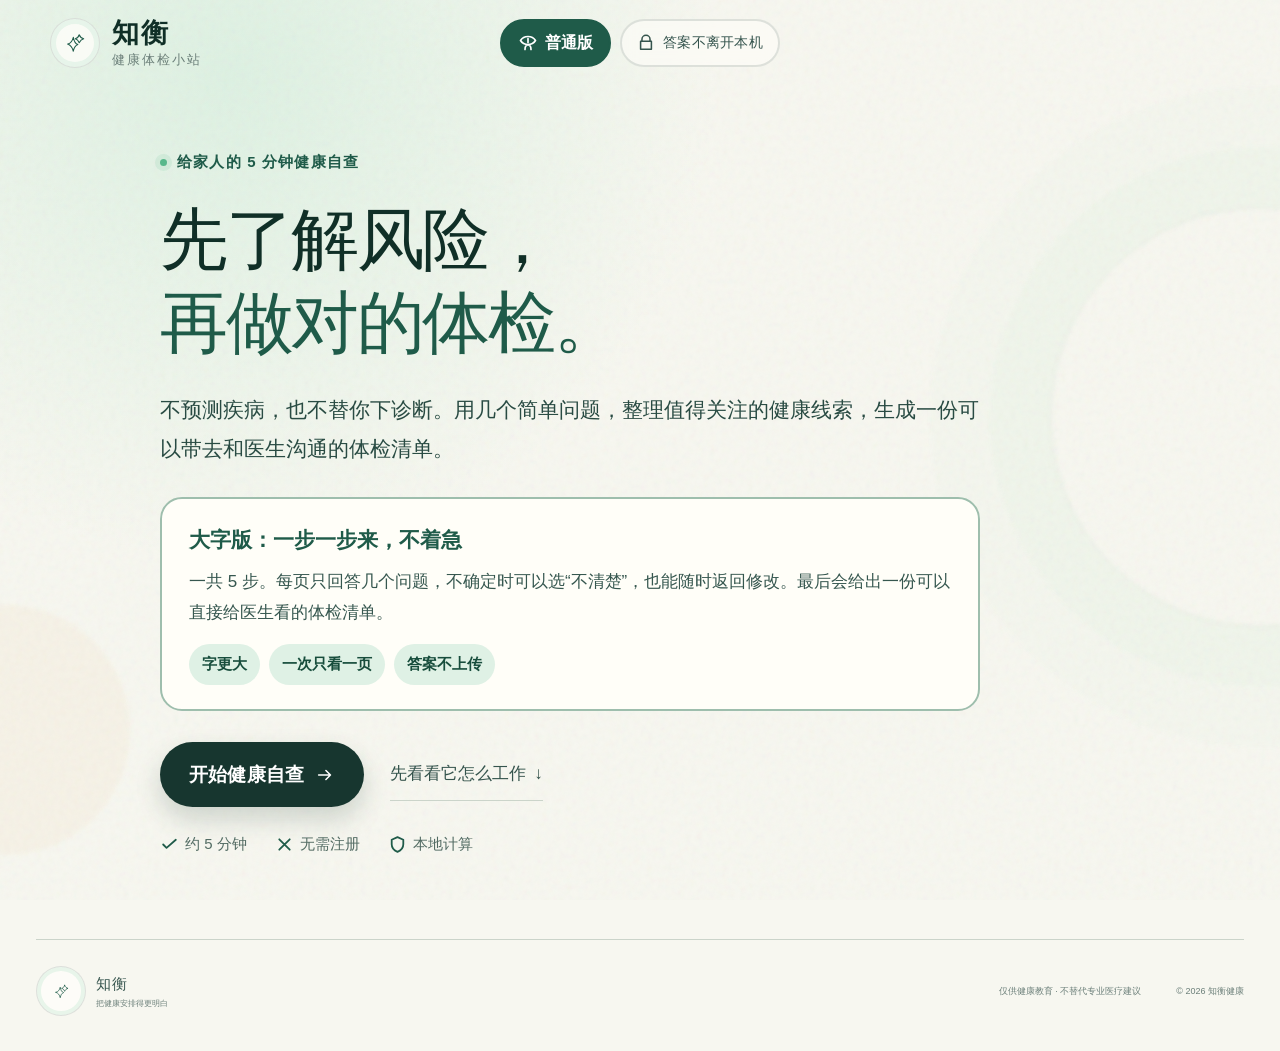
<file: senior.html>
<!doctype html>
<html lang="zh-CN">
  <head>
    <meta charset="UTF-8" />
    <meta name="viewport" content="width=device-width, initial-scale=1.0" />
    <meta name="robots" content="noindex" />
    <meta http-equiv="refresh" content="0;url=./index.html?mode=senior" />
    <title>正在打开中老年大字版 · 知衡</title>
    <script>
      window.location.replace("./index.html?mode=senior");
    </script>
  </head>
  <body style="font-family: sans-serif; padding: 32px; font-size: 20px; line-height: 1.8">
    <p>正在打开中老年大字版……</p>
    <p><a href="./index.html?mode=senior">如果没有自动跳转，请点这里</a></p>
  </body>
</html>
</file>
<file: styles.css>
:root {
  --ink: #17362f;
  --ink-soft: #35544d;
  --ink-muted: #6b7f79;
  --paper: #f5f5ef;
  --paper-warm: #f1eee5;
  --surface: #fffefa;
  --surface-soft: #f8f9f3;
  --line: #dfe4da;
  --line-dark: #cbd4ca;
  --green: #1f5b49;
  --green-bright: #58b88b;
  --mint: #ddf1e4;
  --mint-soft: #eff8f1;
  --coral: #e67758;
  --coral-soft: #fbe7df;
  --gold: #d9ab5e;
  --gold-soft: #f7ecd8;
  --blue-soft: #e1edf2;
  --pink-soft: #f6e5e8;
  --danger: #af4532;
  --danger-soft: #fff0eb;
  --shadow-sm: 0 12px 28px rgba(33, 56, 48, 0.07);
  --shadow-md: 0 25px 75px rgba(33, 56, 48, 0.11);
  --shadow-lg: 0 35px 100px rgba(33, 56, 48, 0.15);
  --radius-sm: 13px;
  --radius-md: 20px;
  --radius-lg: 30px;
  --radius-xl: 42px;
  --font-body: "Avenir Next", "PingFang SC", "Hiragino Sans GB", "Microsoft YaHei", sans-serif;
  --font-display: "Songti SC", "STSong", "Noto Serif CJK SC", Georgia, serif;
}

* {
  box-sizing: border-box;
}

html {
  scroll-behavior: smooth;
  scroll-padding-top: 100px;
}

body {
  margin: 0;
  color: var(--ink);
  background:
    radial-gradient(circle at 22% 8%, rgba(213, 239, 222, 0.6), transparent 31%),
    radial-gradient(circle at 86% 12%, rgba(246, 229, 204, 0.55), transparent 28%),
    var(--paper);
  font-family: var(--font-body);
  font-size: 16px;
  line-height: 1.65;
  -webkit-font-smoothing: antialiased;
}

body::before {
  position: fixed;
  inset: 0;
  z-index: -1;
  background-image: url("data:image/svg+xml,%3Csvg viewBox='0 0 180 180' xmlns='http://www.w3.org/2000/svg'%3E%3Cfilter id='n'%3E%3CfeTurbulence type='fractalNoise' baseFrequency='.8' numOctaves='3' stitchTiles='stitch'/%3E%3C/filter%3E%3Crect width='100%25' height='100%25' filter='url(%23n)' opacity='.055'/%3E%3C/svg%3E");
  pointer-events: none;
  content: "";
}

button,
input,
select {
  font: inherit;
}

button,
a {
  -webkit-tap-highlight-color: transparent;
}

button {
  color: inherit;
}

a {
  color: inherit;
}

svg {
  display: block;
  fill: none;
  stroke: currentColor;
  stroke-linecap: round;
  stroke-linejoin: round;
  stroke-width: 1.7;
}

::selection {
  color: var(--ink);
  background: #c7ebd5;
}

.skip-link {
  position: fixed;
  top: 12px;
  left: 12px;
  z-index: 999;
  padding: 9px 14px;
  border-radius: 9px;
  color: #fff;
  background: var(--ink);
  transform: translateY(-150%);
}

.skip-link:focus {
  transform: translateY(0);
}

.ambient {
  position: fixed;
  z-index: -1;
  border-radius: 50%;
  filter: blur(2px);
  pointer-events: none;
}

.ambient-one {
  top: 23%;
  right: -190px;
  width: 420px;
  height: 420px;
  border: 1px solid rgba(79, 139, 112, 0.14);
  box-shadow: 0 0 0 60px rgba(88, 184, 139, 0.025), 0 0 0 120px rgba(88, 184, 139, 0.02);
}

.ambient-two {
  bottom: 5%;
  left: -120px;
  width: 250px;
  height: 250px;
  background: rgba(232, 192, 130, 0.08);
}

.site-header {
  position: relative;
  z-index: 20;
  display: grid;
  grid-template-columns: 1fr auto 1fr;
  align-items: center;
  width: min(1320px, calc(100% - 72px));
  margin: 0 auto;
  padding: 24px 0 18px;
}

.brand {
  display: inline-flex;
  gap: 12px;
  align-items: center;
  width: fit-content;
  text-decoration: none;
}

.brand-mark {
  display: grid;
  width: 42px;
  height: 42px;
  border: 1px solid rgba(23, 54, 47, 0.14);
  border-radius: 50%;
  background: rgba(255, 254, 250, 0.78);
  box-shadow: inset 0 0 0 5px rgba(223, 241, 228, 0.7);
  place-items: center;
}

.brand-mark svg {
  width: 28px;
  stroke: var(--green);
  stroke-width: 1.4;
}

.brand > span:last-child {
  display: flex;
  flex-direction: column;
  line-height: 1.15;
}

.brand strong {
  font-family: var(--font-display);
  font-size: 22px;
  font-weight: 600;
  letter-spacing: 0.08em;
}

.brand small {
  margin-top: 5px;
  color: var(--ink-muted);
  font-size: 10px;
  letter-spacing: 0.16em;
}

.header-nav {
  display: flex;
  gap: 36px;
  align-items: center;
}

.header-nav a {
  position: relative;
  color: var(--ink-soft);
  font-size: 13px;
  text-decoration: none;
}

.header-nav a::after {
  position: absolute;
  right: 0;
  bottom: -7px;
  left: 0;
  height: 1px;
  background: var(--green);
  content: "";
  transform: scaleX(0);
  transform-origin: right;
  transition: transform 180ms ease;
}

.header-nav a:hover::after {
  transform: scaleX(1);
  transform-origin: left;
}

.privacy-pill {
  display: flex;
  gap: 8px;
  align-items: center;
  justify-self: end;
  padding: 8px 13px;
  border: 1px solid rgba(23, 54, 47, 0.13);
  border-radius: 999px;
  color: var(--ink-soft);
  background: rgba(255, 254, 250, 0.55);
  font-size: 11px;
  letter-spacing: 0.02em;
  backdrop-filter: blur(8px);
}

.header-tools {
  display: flex;
  gap: 9px;
  align-items: center;
  justify-self: end;
}

.senior-toggle {
  display: inline-flex;
  gap: 7px;
  align-items: center;
  min-height: 35px;
  padding: 7px 12px;
  border: 1px solid rgba(23, 54, 47, 0.14);
  border-radius: 999px;
  color: var(--ink);
  background: rgba(255, 254, 250, 0.72);
  cursor: pointer;
  font-size: 11px;
  font-weight: 650;
  transition: color 160ms ease, background 160ms ease, transform 160ms ease;
}

.senior-toggle:hover {
  background: #fffefa;
  transform: translateY(-1px);
}

.senior-toggle svg {
  width: 16px;
}

.senior-toggle[aria-pressed="true"] {
  border-color: var(--green);
  color: #fff;
  background: var(--green);
}

.privacy-pill svg {
  width: 14px;
}

main {
  min-height: calc(100vh - 180px);
}

.view {
  display: none;
}

.view.is-active {
  display: block;
}

.home-view {
  overflow-x: hidden;
  overflow-x: clip;
}

.hero {
  display: grid;
  grid-template-columns: minmax(0, 0.9fr) minmax(460px, 1.1fr);
  gap: clamp(50px, 7vw, 110px);
  align-items: center;
  width: min(1240px, calc(100% - 96px));
  min-height: 630px;
  margin: 0 auto;
  padding: 58px 0 66px;
}

.eyebrow {
  display: inline-flex;
  gap: 10px;
  align-items: center;
  margin-bottom: 27px;
  color: var(--green);
  font-size: 11px;
  font-weight: 700;
  letter-spacing: 0.16em;
}

.eyebrow-dot {
  width: 7px;
  height: 7px;
  border-radius: 50%;
  background: var(--green-bright);
  box-shadow: 0 0 0 5px rgba(88, 184, 139, 0.12);
}

.hero h1 {
  max-width: 630px;
  margin: 0;
  font-family: var(--font-display);
  font-size: clamp(51px, 5.6vw, 78px);
  font-weight: 500;
  line-height: 1.13;
  letter-spacing: -0.045em;
}

.hero h1 span {
  color: var(--green);
}

.hero-lead {
  max-width: 540px;
  margin: 29px 0 0;
  color: var(--ink-soft);
  font-size: 16px;
  line-height: 1.9;
}

.hero-actions {
  display: flex;
  gap: 26px;
  align-items: center;
  margin-top: 36px;
}

.button {
  display: inline-flex;
  gap: 11px;
  align-items: center;
  justify-content: center;
  min-height: 47px;
  padding: 12px 20px;
  border: 0;
  border-radius: 999px;
  cursor: pointer;
  font-size: 14px;
  font-weight: 650;
  letter-spacing: 0.01em;
  text-decoration: none;
  transition: transform 180ms ease, box-shadow 180ms ease, background 180ms ease;
}

.button:hover {
  transform: translateY(-2px);
}

.button svg {
  width: 20px;
}

.button-large {
  min-height: 56px;
  padding: 15px 25px 15px 28px;
}

.button-primary {
  color: #fff;
  background: var(--ink);
  box-shadow: 0 12px 26px rgba(23, 54, 47, 0.18);
}

.button-primary:hover {
  background: #214b40;
  box-shadow: 0 16px 32px rgba(23, 54, 47, 0.22);
}

.button-ghost {
  border: 1px solid rgba(23, 54, 47, 0.16);
  color: var(--ink);
  background: transparent;
}

.button-ghost:hover {
  background: rgba(255, 254, 250, 0.7);
}

.button-quiet {
  color: var(--ink-muted);
  background: transparent;
}

.button-light {
  color: var(--ink);
  background: #f7f2e6;
  box-shadow: 0 14px 30px rgba(8, 27, 22, 0.18);
}

.text-link {
  display: inline-flex;
  gap: 8px;
  align-items: center;
  padding: 8px 0;
  border-bottom: 1px solid var(--line-dark);
  color: var(--ink-soft);
  font-size: 13px;
  text-decoration: none;
}

.text-link span {
  transition: transform 180ms ease;
}

.text-link:hover span {
  transform: translateY(3px);
}

.hero-assurance {
  display: flex;
  flex-wrap: wrap;
  gap: 22px;
  margin-top: 28px;
  color: var(--ink-muted);
  font-size: 11px;
}

.hero-assurance span {
  display: flex;
  gap: 6px;
  align-items: center;
}

.hero-assurance svg {
  width: 15px;
  color: var(--green);
}

.hero-visual {
  position: relative;
  display: grid;
  min-height: 540px;
  place-items: center;
}

.hero-visual::before {
  position: absolute;
  width: 480px;
  height: 480px;
  border-radius: 50%;
  background:
    radial-gradient(circle at 45% 35%, rgba(255, 255, 255, 0.95), transparent 36%),
    linear-gradient(145deg, #d9ede1, #eef1df 56%, #eedfc9);
  box-shadow: inset 0 0 80px rgba(255, 255, 255, 0.7), var(--shadow-lg);
  content: "";
}

.orbit {
  position: absolute;
  border: 1px solid rgba(23, 54, 47, 0.13);
  border-radius: 50%;
}

.orbit-one {
  width: 555px;
  height: 340px;
  transform: rotate(-24deg);
}

.orbit-two {
  width: 375px;
  height: 570px;
  transform: rotate(45deg);
}

.report-preview {
  position: relative;
  z-index: 2;
  width: min(408px, 82%);
  padding: 27px;
  border: 1px solid rgba(255, 255, 255, 0.85);
  border-radius: 29px;
  background: rgba(255, 254, 250, 0.9);
  box-shadow: 0 36px 85px rgba(32, 69, 55, 0.21);
  backdrop-filter: blur(16px);
  transform: rotate(-1.5deg);
}

.report-head {
  display: flex;
  align-items: flex-start;
  justify-content: space-between;
}

.report-kicker {
  color: var(--ink-muted);
  font-size: 9px;
  font-weight: 650;
  letter-spacing: 0.15em;
}

.report-head h2 {
  margin: 6px 0 0;
  font-family: var(--font-display);
  font-size: 23px;
  font-weight: 500;
  letter-spacing: -0.02em;
}

.report-logo {
  display: grid;
  width: 38px;
  height: 38px;
  border-radius: 50%;
  color: var(--green);
  background: var(--mint);
  place-items: center;
}

.report-logo svg {
  width: 26px;
}

.report-body {
  display: grid;
  grid-template-columns: auto 1fr;
  gap: 23px;
  align-items: center;
  margin-top: 29px;
}

.gauge {
  display: grid;
  width: 116px;
  height: 116px;
  border-radius: 50%;
  background: conic-gradient(var(--green) 0 61%, #dfe9df 61% 100%);
  place-items: center;
}

.gauge::before {
  grid-area: 1 / 1;
  width: 92px;
  height: 92px;
  border-radius: 50%;
  background: var(--surface);
  content: "";
}

.gauge-inner {
  z-index: 1;
  display: flex;
  flex-direction: column;
  align-items: center;
  grid-area: 1 / 1;
}

.gauge-inner strong {
  font-family: var(--font-display);
  font-size: 35px;
  font-weight: 500;
  line-height: 1;
}

.gauge-inner span {
  margin-top: 5px;
  color: var(--ink-muted);
  font-size: 9px;
}

.report-lines {
  display: flex;
  flex-direction: column;
  gap: 11px;
}

.report-lines > span {
  display: block;
  width: var(--line);
  height: 8px;
  border-radius: 99px;
  background: linear-gradient(90deg, #cee3d5, #e6ecdf);
}

.report-lines > span:nth-child(2) {
  background: linear-gradient(90deg, #f3c7b7, #f5e5d6);
}

.report-lines > span:nth-child(3) {
  background: linear-gradient(90deg, #eed39f, #f2e7ce);
}

.report-lines small {
  color: var(--ink-muted);
  font-size: 9px;
}

.report-divider {
  height: 1px;
  margin: 23px 0 14px;
  background: var(--line);
}

.report-list {
  display: flex;
  flex-direction: column;
}

.report-list > div {
  display: grid;
  grid-template-columns: auto 1fr auto;
  gap: 11px;
  align-items: center;
  padding: 9px 0;
}

.check-dot {
  width: 7px;
  height: 7px;
  border-radius: 50%;
}

.check-dot-dark {
  background: var(--green);
}

.check-dot-coral {
  background: var(--coral);
}

.check-dot-gold {
  background: var(--gold);
}

.report-list p {
  display: flex;
  flex-direction: column;
  margin: 0;
  line-height: 1.35;
}

.report-list p strong {
  font-size: 11px;
  font-weight: 650;
}

.report-list p small {
  margin-top: 3px;
  color: var(--ink-muted);
  font-size: 8px;
}

.tag {
  padding: 3px 7px;
  border-radius: 99px;
  font-size: 8px;
  font-weight: 650;
}

.tag-mint {
  color: var(--green);
  background: var(--mint);
}

.tag-peach {
  color: #a04c35;
  background: var(--coral-soft);
}

.tag-sand {
  color: #8b672c;
  background: var(--gold-soft);
}

.report-foot {
  display: flex;
  align-items: center;
  justify-content: space-between;
  margin: 10px -27px -27px;
  padding: 15px 27px;
  border-radius: 0 0 29px 29px;
  color: var(--ink-muted);
  background: #f4f7ef;
  font-size: 9px;
}

.mini-arrow {
  display: grid;
  width: 23px;
  height: 23px;
  border-radius: 50%;
  color: #fff;
  background: var(--ink);
  place-items: center;
}

.floating-note {
  position: absolute;
  z-index: 3;
  display: flex;
  gap: 9px;
  align-items: center;
  min-width: 145px;
  padding: 10px 13px;
  border: 1px solid rgba(255, 255, 255, 0.9);
  border-radius: 15px;
  background: rgba(255, 254, 250, 0.88);
  box-shadow: var(--shadow-sm);
  backdrop-filter: blur(12px);
}

.note-top {
  top: 48px;
  right: 2px;
  animation: float 5s ease-in-out infinite;
}

.note-bottom {
  bottom: 46px;
  left: 0;
  animation: float 5s 1.2s ease-in-out infinite;
}

.note-icon {
  display: grid;
  width: 32px;
  height: 32px;
  border-radius: 10px;
  place-items: center;
}

.note-icon svg {
  width: 18px;
}

.note-icon-green {
  color: var(--green);
  background: var(--mint);
}

.note-icon-coral {
  color: var(--coral);
  background: var(--coral-soft);
}

.floating-note > span:last-child {
  display: flex;
  flex-direction: column;
  line-height: 1.25;
}

.floating-note small {
  color: var(--ink-muted);
  font-size: 8px;
}

.floating-note strong {
  margin-top: 3px;
  font-size: 11px;
  font-weight: 650;
}

@keyframes float {
  0%,
  100% {
    transform: translateY(0);
  }
  50% {
    transform: translateY(-8px);
  }
}

.reveal {
  opacity: 0;
  animation: reveal 700ms cubic-bezier(0.2, 0.7, 0.2, 1) forwards;
  transform: translateY(14px);
}

.reveal-delay-1 {
  animation-delay: 80ms;
}

.reveal-delay-2 {
  animation-delay: 160ms;
}

.reveal-delay-3 {
  animation-delay: 240ms;
}

.reveal-delay-4 {
  animation-delay: 320ms;
}

@keyframes reveal {
  to {
    opacity: 1;
    transform: translateY(0);
  }
}

.trust-strip {
  display: grid;
  grid-template-columns: repeat(3, 1fr);
  width: min(1240px, calc(100% - 96px));
  margin: 0 auto 140px;
  border-top: 1px solid var(--line-dark);
  border-bottom: 1px solid var(--line-dark);
}

.trust-strip > div {
  display: flex;
  gap: 20px;
  align-items: center;
  padding: 24px 32px;
}

.trust-strip > div + div {
  border-left: 1px solid var(--line-dark);
}

.trust-number {
  color: #9eb0a8;
  font-family: var(--font-display);
  font-size: 12px;
}

.trust-strip p {
  display: flex;
  flex-direction: column;
  margin: 0;
}

.trust-strip strong {
  font-size: 12px;
  font-weight: 650;
}

.trust-strip small {
  margin-top: 3px;
  color: var(--ink-muted);
  font-size: 10px;
}

.how-section,
.sources-section {
  width: min(1240px, calc(100% - 96px));
  margin: 0 auto 150px;
}

.section-heading {
  display: grid;
  grid-template-columns: 0.6fr 1.15fr 0.9fr;
  gap: 50px;
  align-items: end;
  margin-bottom: 54px;
}

.section-heading.compact {
  grid-template-columns: 0.6fr 1fr 1fr;
}

.section-index {
  display: block;
  color: #91a39b;
  font-size: 9px;
  font-weight: 700;
  letter-spacing: 0.18em;
}

.section-heading .section-index {
  align-self: start;
  padding-top: 10px;
}

.section-heading h2,
.principles-copy h2,
.closing-cta h2,
.doctor-questions h2 {
  margin: 0;
  font-family: var(--font-display);
  font-size: clamp(33px, 3.2vw, 47px);
  font-weight: 500;
  line-height: 1.3;
  letter-spacing: -0.035em;
}

.section-heading > p,
.principles-copy > p {
  margin: 0;
  color: var(--ink-muted);
  font-size: 13px;
  line-height: 1.9;
}

.steps-grid {
  display: grid;
  grid-template-columns: repeat(3, 1fr);
  gap: 18px;
}

.step-card {
  position: relative;
  min-height: 300px;
  padding: 31px;
  overflow: hidden;
  border: 1px solid rgba(23, 54, 47, 0.09);
  border-radius: var(--radius-lg);
}

.step-card::after {
  position: absolute;
  right: -64px;
  bottom: -76px;
  width: 190px;
  height: 190px;
  border: 1px solid rgba(23, 54, 47, 0.1);
  border-radius: 50%;
  box-shadow: 0 0 0 25px rgba(255, 255, 255, 0.12);
  content: "";
}

.step-card-green {
  background: #e3f0e5;
}

.step-card-sand {
  background: #f4ead9;
}

.step-card-peach {
  background: #f6e4dc;
}

.step-number {
  position: absolute;
  top: 26px;
  right: 28px;
  color: rgba(23, 54, 47, 0.35);
  font-family: var(--font-display);
  font-size: 12px;
}

.step-icon {
  display: grid;
  width: 50px;
  height: 50px;
  border: 1px solid rgba(23, 54, 47, 0.13);
  border-radius: 16px;
  background: rgba(255, 255, 255, 0.45);
  place-items: center;
}

.step-icon svg {
  width: 26px;
}

.step-card h3 {
  margin: 47px 0 10px;
  font-family: var(--font-display);
  font-size: 23px;
  font-weight: 500;
}

.step-card p {
  max-width: 300px;
  margin: 0;
  color: var(--ink-soft);
  font-size: 12px;
  line-height: 1.85;
}

.principles-section {
  padding: 0 48px 150px;
}

.principles-card {
  display: grid;
  grid-template-columns: 0.9fr 1.1fr;
  gap: 80px;
  width: min(1340px, 100%);
  margin: 0 auto;
  padding: 74px;
  border-radius: var(--radius-xl);
  color: #edf4ea;
  background:
    radial-gradient(circle at 15% 20%, rgba(98, 164, 123, 0.2), transparent 30%),
    radial-gradient(circle at 90% 85%, rgba(208, 167, 97, 0.12), transparent 30%),
    #173b31;
  box-shadow: var(--shadow-lg);
}

.principles-copy .section-index {
  color: #88ba9d;
}

.principles-copy h2 {
  margin-top: 20px;
}

.principles-copy > p {
  max-width: 470px;
  margin-top: 23px;
  color: #adc2b8;
}

.principles-list {
  display: flex;
  flex-direction: column;
}

.principles-list article {
  display: grid;
  grid-template-columns: 36px 1fr;
  gap: 21px;
  padding: 20px 0;
  border-bottom: 1px solid rgba(255, 255, 255, 0.12);
}

.principles-list article:first-child {
  padding-top: 0;
}

.principles-list article:last-child {
  padding-bottom: 0;
  border-bottom: 0;
}

.principles-list article > span {
  padding-top: 2px;
  color: #78a88e;
  font-family: var(--font-display);
  font-size: 12px;
}

.principles-list strong {
  font-family: var(--font-display);
  font-size: 19px;
  font-weight: 500;
}

.principles-list p {
  margin: 6px 0 0;
  color: #aabeb5;
  font-size: 11px;
}

.source-grid {
  display: grid;
  grid-template-columns: repeat(2, 1fr);
  gap: 16px;
}

.source-card {
  display: flex;
  flex-direction: column;
  min-height: 210px;
  padding: 29px;
  border: 1px solid var(--line);
  border-radius: var(--radius-md);
  background: rgba(255, 254, 250, 0.62);
  text-decoration: none;
  transition: border-color 180ms ease, transform 180ms ease, box-shadow 180ms ease;
}

.source-card:hover {
  border-color: #b8c9bd;
  box-shadow: var(--shadow-sm);
  transform: translateY(-3px);
}

.source-type {
  color: var(--green);
  font-size: 9px;
  font-weight: 700;
  letter-spacing: 0.12em;
}

.source-card strong {
  margin-top: 16px;
  font-family: var(--font-display);
  font-size: 20px;
  font-weight: 500;
}

.source-card p {
  margin: 8px 0 20px;
  color: var(--ink-muted);
  font-size: 11px;
}

.source-link {
  margin-top: auto;
  color: var(--ink-soft);
  font-size: 10px;
  font-weight: 650;
}

.source-note {
  max-width: 980px;
  margin: 25px 0 0;
  color: var(--ink-muted);
  font-size: 10px;
  line-height: 1.8;
}

.closing-cta {
  display: flex;
  align-items: center;
  justify-content: space-between;
  width: min(1240px, calc(100% - 96px));
  margin: 0 auto 90px;
  padding: 52px 60px;
  border-radius: var(--radius-xl);
  color: #f5f1e6;
  background:
    radial-gradient(circle at 90% 40%, rgba(232, 191, 122, 0.21), transparent 33%),
    #183c32;
}

.closing-cta > div > span {
  color: #9dbbac;
  font-size: 10px;
  letter-spacing: 0.12em;
}

.closing-cta h2 {
  margin-top: 10px;
  font-size: clamp(29px, 3vw, 42px);
}

/* Questionnaire */
.quiz-view {
  padding: 26px 24px 100px;
}

.quiz-wrap {
  width: min(850px, 100%);
  margin: 0 auto;
}

.result-wrap {
  width: min(1120px, calc(100% - 64px));
  margin: 20px auto 110px;
}

.quiz-topline,
.result-topline {
  display: flex;
  align-items: center;
  justify-content: space-between;
}

.back-button {
  display: inline-flex;
  gap: 8px;
  align-items: center;
  padding: 8px 0;
  border: 0;
  color: var(--ink-muted);
  background: transparent;
  cursor: pointer;
  font-size: 11px;
}

.back-button svg {
  width: 17px;
  transition: transform 160ms ease;
}

.back-button:hover svg {
  transform: translateX(-3px);
}

.quiz-progress-meta {
  display: flex;
  gap: 20px;
  color: var(--ink-muted);
  font-size: 10px;
}

.quiz-progress-meta span:last-child {
  min-width: 28px;
  color: var(--green);
  font-weight: 700;
  text-align: right;
}

.progress-track {
  height: 3px;
  margin-top: 10px;
  overflow: hidden;
  border-radius: 99px;
  background: #dfe5db;
}

.progress-track span {
  display: block;
  width: 20%;
  height: 100%;
  border-radius: inherit;
  background: linear-gradient(90deg, var(--green), #69ad88);
  transition: width 300ms ease;
}

.step-dots {
  display: flex;
  gap: 6px;
  justify-content: center;
  margin: 21px 0 18px;
}

.step-dot {
  width: 28px;
  height: 4px;
  border: 0;
  border-radius: 99px;
  background: #d8dfd5;
  cursor: pointer;
  transition: width 200ms ease, background 200ms ease;
}

.step-dot.is-active {
  width: 42px;
  background: var(--green);
}

.step-dot.is-complete {
  background: #8fbd9f;
}

.question-panel {
  display: none;
  padding: clamp(30px, 5vw, 56px);
  border: 1px solid rgba(23, 54, 47, 0.1);
  border-radius: var(--radius-lg);
  background: rgba(255, 254, 250, 0.92);
  box-shadow: var(--shadow-md);
  animation: panelIn 280ms ease;
}

.question-panel.is-active {
  display: block;
}

@keyframes panelIn {
  from {
    opacity: 0;
    transform: translateY(6px);
  }
  to {
    opacity: 1;
    transform: translateY(0);
  }
}

.question-overline {
  display: block;
  margin-bottom: 11px;
  color: #76a087;
  font-size: 9px;
  font-weight: 750;
  letter-spacing: 0.18em;
}

.question-intro h1 {
  margin: 0;
  font-family: var(--font-display);
  font-size: clamp(31px, 4vw, 40px);
  font-weight: 500;
  line-height: 1.28;
  letter-spacing: -0.035em;
}

.question-intro > p {
  max-width: 620px;
  margin: 13px 0 35px;
  color: var(--ink-muted);
  font-size: 12px;
  line-height: 1.85;
}

.field-grid {
  display: grid;
  gap: 18px;
}

.field-grid.two {
  grid-template-columns: repeat(2, 1fr);
}

.field-grid.three {
  grid-template-columns: repeat(3, 1fr);
}

.field-grid.two-one {
  grid-template-columns: 1fr 1.15fr;
}

.field-block {
  display: flex;
  flex-direction: column;
  min-width: 0;
  margin: 0;
  padding: 0;
  border: 0;
}

.field-label {
  display: flex;
  gap: 8px;
  align-items: center;
  min-height: 20px;
  margin-bottom: 9px;
  color: var(--ink-soft);
  font-size: 11px;
  font-style: normal;
  font-weight: 650;
}

.field-label em {
  padding: 1px 5px;
  border-radius: 4px;
  color: var(--green);
  background: var(--mint);
  font-size: 8px;
  font-style: normal;
}

.field-label small {
  margin-left: auto;
  color: #9baaa4;
  font-size: 9px;
  font-weight: 400;
}

.field-block > small {
  margin-top: 7px;
  color: #91a29b;
  font-size: 9px;
  line-height: 1.55;
}

.number-input-wrap {
  display: flex;
  align-items: center;
  height: 51px;
  padding: 0 14px;
  border: 1px solid var(--line);
  border-radius: var(--radius-sm);
  background: var(--surface);
  transition: border-color 160ms ease, box-shadow 160ms ease;
}

.number-input-wrap:focus-within {
  border-color: #72a98d;
  box-shadow: 0 0 0 3px rgba(88, 184, 139, 0.12);
}

.number-input-wrap input {
  width: 100%;
  min-width: 0;
  height: 100%;
  border: 0;
  outline: 0;
  color: var(--ink);
  background: transparent;
  font-size: 15px;
}

.number-input-wrap input::placeholder {
  color: #b7c0bb;
  font-size: 12px;
}

.number-input-wrap span {
  flex: 0 0 auto;
  color: var(--ink-muted);
  font-size: 10px;
}

input[type="number"] {
  appearance: textfield;
}

input[type="number"]::-webkit-inner-spin-button,
input[type="number"]::-webkit-outer-spin-button {
  margin: 0;
  appearance: none;
}

.segmented {
  display: grid;
  gap: 6px;
  padding: 5px;
  border: 1px solid var(--line);
  border-radius: var(--radius-sm);
  background: #f2f4ee;
}

.segmented-two {
  grid-template-columns: repeat(2, 1fr);
}

.segmented-four {
  grid-template-columns: repeat(4, 1fr);
}

.segmented label {
  position: relative;
  min-width: 0;
  cursor: pointer;
}

.segmented input {
  position: absolute;
  opacity: 0;
}

.segmented span {
  display: grid;
  min-height: 41px;
  padding: 7px 9px;
  border: 1px solid transparent;
  border-radius: 9px;
  color: var(--ink-muted);
  font-size: 10px;
  line-height: 1.3;
  text-align: center;
  transition: background 160ms ease, border-color 160ms ease, box-shadow 160ms ease;
  place-items: center;
}

.segmented input:checked + span {
  border-color: rgba(23, 54, 47, 0.06);
  color: var(--ink);
  background: var(--surface);
  box-shadow: 0 3px 10px rgba(23, 54, 47, 0.08);
  font-weight: 650;
}

.segmented input:focus-visible + span {
  outline: 2px solid var(--green-bright);
  outline-offset: 2px;
}

.select-block select {
  height: 51px;
  padding: 0 38px 0 14px;
  border: 1px solid var(--line);
  border-radius: var(--radius-sm);
  outline: 0;
  color: var(--ink-soft);
  background-color: var(--surface);
  background-image: url("data:image/svg+xml,%3Csvg xmlns='http://www.w3.org/2000/svg' viewBox='0 0 16 16'%3E%3Cpath d='m4 6 4 4 4-4' fill='none' stroke='%236b7f79' stroke-width='1.4' stroke-linecap='round'/%3E%3C/svg%3E");
  background-repeat: no-repeat;
  background-position: right 13px center;
  background-size: 16px;
  font-size: 11px;
  appearance: none;
  cursor: pointer;
}

.select-block select:focus {
  border-color: #72a98d;
  box-shadow: 0 0 0 3px rgba(88, 184, 139, 0.12);
}

.soft-divider {
  height: 1px;
  margin: 29px 0;
  background: var(--line);
}

.field-note {
  display: flex;
  gap: 7px;
  align-items: flex-start;
  margin: 15px 0 0;
  color: #889a93;
  font-size: 9px;
  line-height: 1.65;
}

.field-note svg {
  flex: 0 0 auto;
  width: 14px;
  margin-top: 1px;
}

.validation-message {
  min-height: 0;
  margin: 12px 0 0;
  color: var(--danger);
  font-size: 10px;
}

.choice-fieldset {
  min-width: 0;
  margin: 0;
  padding: 0;
  border: 0;
}

.choice-fieldset + .soft-divider {
  margin-top: 29px;
}

.choice-fieldset + .choice-fieldset {
  margin-top: 27px;
}

.choice-grid {
  display: grid;
  gap: 9px;
}

.condition-grid {
  grid-template-columns: repeat(2, 1fr);
}

.choice-card {
  position: relative;
  display: flex;
  gap: 11px;
  align-items: center;
  min-height: 67px;
  padding: 12px 13px;
  border: 1px solid var(--line);
  border-radius: var(--radius-sm);
  background: var(--surface);
  cursor: pointer;
  transition: border-color 160ms ease, background 160ms ease, transform 160ms ease;
}

.choice-card:hover {
  border-color: #b8c9bf;
  transform: translateY(-1px);
}

.choice-card input {
  position: absolute;
  opacity: 0;
}

.choice-check {
  position: relative;
  flex: 0 0 auto;
  width: 18px;
  height: 18px;
  border: 1px solid #c7d0ca;
  border-radius: 6px;
  background: #fff;
}

.choice-copy {
  display: flex;
  flex-direction: column;
  min-width: 0;
  line-height: 1.35;
}

.choice-copy strong {
  font-size: 11px;
  font-weight: 650;
}

.choice-copy small {
  margin-top: 3px;
  color: var(--ink-muted);
  font-size: 9px;
}

.choice-card:has(input:checked) {
  border-color: #7aaf91;
  background: #f2f9f3;
}

.choice-card input:checked + .choice-check {
  border-color: var(--green);
  background: var(--green);
}

.choice-card input:checked + .choice-check::after {
  position: absolute;
  top: 3px;
  left: 6px;
  width: 4px;
  height: 8px;
  border-right: 1.5px solid #fff;
  border-bottom: 1.5px solid #fff;
  content: "";
  transform: rotate(42deg);
}

.choice-card input:focus-visible + .choice-check,
.check-row input:focus-visible ~ .check-row-icon,
.pill-checks input:focus-visible + span {
  outline: 2px solid var(--green-bright);
  outline-offset: 2px;
}

.compact-choice-list {
  display: flex;
  flex-direction: column;
  border: 1px solid var(--line);
  border-radius: var(--radius-sm);
  background: var(--surface);
}

.check-row {
  position: relative;
  display: grid;
  grid-template-columns: 39px 1fr auto;
  gap: 12px;
  align-items: center;
  min-height: 64px;
  padding: 9px 14px;
  cursor: pointer;
  transition: background 150ms ease;
}

.check-row + .check-row {
  border-top: 1px solid var(--line);
}

.check-row:hover,
.check-row:has(input:checked) {
  background: #f5faf5;
}

.check-row input {
  position: absolute;
  opacity: 0;
}

.check-row::after {
  display: grid;
  width: 19px;
  height: 19px;
  border: 1px solid #c5cfc8;
  border-radius: 50%;
  color: #fff;
  background: #fff;
  font-size: 11px;
  content: "";
  place-items: center;
}

.check-row:has(input:checked)::after {
  border-color: var(--green);
  background: var(--green);
  content: "✓";
}

.check-row-icon {
  display: grid;
  width: 37px;
  height: 37px;
  border-radius: 11px;
  place-items: center;
}

.check-row-icon svg {
  width: 20px;
}

.icon-green {
  color: var(--green);
  background: var(--mint);
}

.icon-coral {
  color: var(--coral);
  background: var(--coral-soft);
}

.icon-gold {
  color: #9c7433;
  background: var(--gold-soft);
}

.icon-pink {
  color: #b56572;
  background: var(--pink-soft);
}

.icon-sand {
  color: #8d6b40;
  background: #f2e9db;
}

.icon-blue {
  color: #537f8e;
  background: var(--blue-soft);
}

.icon-muted {
  color: #82928c;
  background: #edf0eb;
}

.check-row > span:nth-of-type(2) {
  display: flex;
  flex-direction: column;
  line-height: 1.35;
}

.check-row strong {
  font-size: 11px;
  font-weight: 600;
}

.check-row small {
  margin-top: 3px;
  color: var(--ink-muted);
  font-size: 9px;
}

.danger-question {
  margin-top: 29px;
  padding: 19px;
  border: 1px solid #f0d5ca;
  border-radius: var(--radius-md);
  background: #fffaf7;
}

.danger-heading {
  display: flex;
  gap: 12px;
  align-items: flex-start;
}

.danger-icon {
  display: grid;
  flex: 0 0 auto;
  width: 36px;
  height: 36px;
  border-radius: 10px;
  color: var(--danger);
  background: var(--coral-soft);
  place-items: center;
}

.danger-icon svg {
  width: 22px;
}

.danger-heading h2 {
  margin: 1px 0 3px;
  font-size: 12px;
  font-weight: 700;
}

.danger-heading p {
  margin: 0;
  color: #93776d;
  font-size: 9px;
  line-height: 1.6;
}

.symptom-grid {
  display: grid;
  grid-template-columns: repeat(2, 1fr);
  gap: 7px;
  margin-top: 16px;
}

.symptom-grid label {
  position: relative;
  display: flex;
  gap: 8px;
  align-items: center;
  min-height: 37px;
  padding: 7px 10px;
  border: 1px solid #eadfd8;
  border-radius: 9px;
  color: var(--ink-soft);
  background: #fff;
  cursor: pointer;
  font-size: 9px;
  line-height: 1.4;
}

.symptom-grid input {
  width: 14px;
  height: 14px;
  accent-color: var(--danger);
}

.symptom-grid label:has(input:checked) {
  border-color: #dfaa99;
  background: var(--danger-soft);
}

.conditional-panel {
  margin: 17px 0;
  padding: 17px;
  border-radius: var(--radius-sm);
  background: #f4f7f2;
}

.conditional-panel[hidden] {
  display: none;
}

.conditional-panel .field-note {
  margin-top: 10px;
}

.pill-checks {
  display: flex;
  flex-wrap: wrap;
  gap: 8px;
}

.pill-checks label {
  position: relative;
  cursor: pointer;
}

.pill-checks input {
  position: absolute;
  opacity: 0;
}

.pill-checks span {
  display: block;
  padding: 8px 13px;
  border: 1px solid var(--line);
  border-radius: 99px;
  color: var(--ink-muted);
  background: var(--surface);
  font-size: 10px;
  transition: background 160ms ease, border-color 160ms ease, color 160ms ease;
}

.pill-checks input:checked + span {
  border-color: #98c0a6;
  color: var(--green);
  background: var(--mint-soft);
}

.prior-list .check-row {
  min-height: 60px;
}

.screening-note {
  display: flex;
  gap: 13px;
  align-items: flex-start;
  margin-top: 23px;
  padding: 17px;
  border-radius: var(--radius-sm);
  background: #f4f5ee;
}

.screening-note-icon {
  display: grid;
  flex: 0 0 auto;
  width: 34px;
  height: 34px;
  border-radius: 10px;
  color: var(--green);
  background: var(--mint);
  place-items: center;
}

.screening-note-icon svg {
  width: 20px;
}

.screening-note p {
  margin: 0;
  color: var(--ink-muted);
  font-size: 9px;
  line-height: 1.7;
}

.screening-note strong {
  display: block;
  margin-bottom: 2px;
  color: var(--ink-soft);
  font-size: 10px;
}

.consent-row {
  display: flex;
  gap: 10px;
  align-items: flex-start;
  margin-top: 21px;
  color: var(--ink-muted);
  cursor: pointer;
  font-size: 9px;
  line-height: 1.6;
}

.consent-row input {
  flex: 0 0 auto;
  width: 16px;
  height: 16px;
  margin-top: 1px;
  accent-color: var(--green);
}

.quiz-actions {
  display: flex;
  align-items: center;
  justify-content: flex-end;
  min-height: 76px;
  padding: 12px 5px;
}

.quiz-actions-note {
  margin-right: auto;
  margin-left: 18px;
  color: #93a39d;
  font-size: 9px;
}

.quiz-actions .button {
  min-width: 115px;
}

/* Results */
.result-view {
  padding-top: 3px;
}

.result-date {
  color: var(--ink-muted);
  font-size: 10px;
}

.result-hero {
  display: grid;
  grid-template-columns: minmax(0, 1fr) 280px;
  gap: 70px;
  align-items: center;
  margin: 36px 0 60px;
  padding: 59px 64px;
  overflow: hidden;
  border-radius: var(--radius-xl);
  color: #f5f7ef;
  background:
    linear-gradient(115deg, rgba(255, 255, 255, 0.05), transparent 40%),
    radial-gradient(circle at 85% 25%, rgba(103, 174, 135, 0.24), transparent 35%),
    #183d32;
  box-shadow: var(--shadow-lg);
}

.result-hero .question-overline {
  color: #82b79a;
}

.result-kicker {
  margin: 24px 0 7px;
  color: #b8cdc0;
  font-size: 11px;
  font-weight: 650;
}

.result-hero h1 {
  margin: 0;
  font-family: var(--font-display);
  font-size: clamp(38px, 4.7vw, 58px);
  font-weight: 500;
  line-height: 1.22;
  letter-spacing: -0.04em;
}

.result-summary {
  max-width: 630px;
  margin: 20px 0 0;
  color: #b9cbc1;
  font-size: 12px;
  line-height: 1.9;
}

.result-tags {
  display: flex;
  flex-wrap: wrap;
  gap: 8px;
  margin-top: 22px;
}

.result-tags span {
  padding: 5px 10px;
  border: 1px solid rgba(255, 255, 255, 0.15);
  border-radius: 99px;
  color: #c5d6cc;
  background: rgba(255, 255, 255, 0.05);
  font-size: 9px;
}

.attention-card {
  display: flex;
  flex-direction: column;
  align-items: center;
  justify-self: end;
  width: 260px;
  padding: 25px 18px;
  border: 1px solid rgba(255, 255, 255, 0.12);
  border-radius: 25px;
  background: rgba(255, 255, 255, 0.055);
  backdrop-filter: blur(8px);
}

.attention-gauge {
  display: grid;
  width: 133px;
  height: 133px;
  border-radius: 50%;
  background: conic-gradient(#76c49a 0 16.66%, rgba(255, 255, 255, 0.09) 16.66% 100%);
  place-items: center;
}

.attention-gauge::before {
  grid-area: 1 / 1;
  width: 112px;
  height: 112px;
  border-radius: 50%;
  background: #21483c;
  content: "";
}

.attention-gauge > div {
  z-index: 1;
  display: flex;
  flex-direction: column;
  align-items: center;
  grid-area: 1 / 1;
}

.attention-gauge strong {
  font-family: var(--font-display);
  font-size: 43px;
  font-weight: 500;
  line-height: 1;
}

.attention-gauge span {
  margin-top: 6px;
  color: #9db8aa;
  font-size: 9px;
}

.attention-card > p {
  display: flex;
  flex-direction: column;
  align-items: center;
  margin: 16px 0 0;
}

.attention-card > p strong {
  font-size: 12px;
  font-weight: 650;
}

.attention-card > p span {
  margin-top: 4px;
  color: #92aa9e;
  font-size: 8px;
}

.emergency-alert {
  display: flex;
  gap: 16px;
  align-items: flex-start;
  margin: -25px 0 44px;
  padding: 20px 23px;
  border: 1px solid #e8b5a5;
  border-radius: var(--radius-md);
  background: var(--danger-soft);
}

.emergency-alert[hidden] {
  display: none;
}

.emergency-alert-icon {
  display: grid;
  flex: 0 0 auto;
  width: 40px;
  height: 40px;
  border-radius: 12px;
  color: var(--danger);
  background: #fadfd5;
  place-items: center;
}

.emergency-alert-icon svg {
  width: 24px;
}

.emergency-alert strong {
  color: #793524;
  font-size: 12px;
}

.emergency-alert p {
  margin: 4px 0 0;
  color: #8b5144;
  font-size: 10px;
  line-height: 1.7;
}

.result-section {
  margin-bottom: 75px;
}

.result-section-heading {
  display: flex;
  gap: 60px;
  align-items: flex-end;
  justify-content: space-between;
  margin-bottom: 28px;
}

.result-section-heading h2,
.action-intro h2 {
  margin: 10px 0 0;
  font-family: var(--font-display);
  font-size: clamp(29px, 3vw, 39px);
  font-weight: 500;
  letter-spacing: -0.035em;
}

.result-section-heading > p {
  max-width: 350px;
  margin: 0 0 4px;
  color: var(--ink-muted);
  font-size: 10px;
}

.factor-grid {
  display: grid;
  grid-template-columns: repeat(3, 1fr);
  gap: 13px;
}

.factor-card {
  position: relative;
  min-height: 192px;
  padding: 23px;
  overflow: hidden;
  border: 1px solid var(--line);
  border-radius: var(--radius-md);
  background: rgba(255, 254, 250, 0.82);
}

.factor-card::after {
  position: absolute;
  right: -40px;
  bottom: -55px;
  width: 120px;
  height: 120px;
  border: 1px solid rgba(23, 54, 47, 0.055);
  border-radius: 50%;
  content: "";
}

.factor-card-head {
  display: flex;
  align-items: center;
  justify-content: space-between;
}

.factor-card-icon {
  display: grid;
  width: 37px;
  height: 37px;
  border-radius: 11px;
  place-items: center;
}

.factor-card-icon svg {
  width: 21px;
}

.factor-level {
  padding: 3px 8px;
  border-radius: 99px;
  color: var(--ink-muted);
  background: #eef1ec;
  font-size: 8px;
}

.factor-card h3 {
  margin: 16px 0 5px;
  font-family: var(--font-display);
  font-size: 19px;
  font-weight: 500;
}

.factor-card p {
  margin: 0;
  color: var(--ink-muted);
  font-size: 9px;
  line-height: 1.65;
}

.checkup-grid {
  display: grid;
  grid-template-columns: 1fr 1fr;
  gap: 16px;
}

.checkup-card {
  padding: 27px;
  border: 1px solid var(--line);
  border-radius: var(--radius-md);
  background: var(--surface);
}

.checkup-card.featured {
  border-color: #b9d3c2;
  background: linear-gradient(160deg, #f6fbf6, #fffefa);
  box-shadow: var(--shadow-sm);
}

.checkup-card:last-child:nth-child(odd) {
  grid-column: 1 / -1;
}

.checkup-card-head {
  display: flex;
  gap: 13px;
  align-items: flex-start;
}

.checkup-card-index {
  display: grid;
  flex: 0 0 auto;
  width: 35px;
  height: 35px;
  border-radius: 50%;
  color: var(--green);
  background: var(--mint);
  font-family: var(--font-display);
  font-size: 12px;
  place-items: center;
}

.checkup-card h3 {
  margin: 0;
  font-family: var(--font-display);
  font-size: 21px;
  font-weight: 500;
}

.checkup-card-head p {
  margin: 4px 0 0;
  color: var(--ink-muted);
  font-size: 9px;
}

.checkup-items {
  display: flex;
  flex-direction: column;
  margin-top: 20px;
}

.checkup-item {
  display: grid;
  grid-template-columns: 16px 1fr;
  gap: 10px;
  padding: 10px 0;
  border-top: 1px solid #edf0e9;
}

.checkup-bullet {
  display: grid;
  width: 15px;
  height: 15px;
  margin-top: 2px;
  border-radius: 50%;
  color: var(--green);
  background: var(--mint);
  font-size: 9px;
  place-items: center;
}

.checkup-item strong {
  display: block;
  font-size: 11px;
  font-weight: 650;
}

.checkup-item p {
  margin: 3px 0 0;
  color: var(--ink-muted);
  font-size: 9px;
  line-height: 1.6;
}

.checkup-card-note {
  margin-top: 16px;
  padding: 10px 12px;
  border-radius: 9px;
  color: #617871;
  background: #f2f5ef;
  font-size: 8px;
  line-height: 1.6;
}

.action-section {
  display: grid;
  grid-template-columns: 0.72fr 1.28fr;
  gap: 60px;
  padding: 47px;
  border-radius: var(--radius-lg);
  background: #eee9dd;
}

.action-intro {
  align-self: start;
}

.action-intro p {
  margin: 15px 0 0;
  color: var(--ink-muted);
  font-size: 10px;
  line-height: 1.8;
}

.action-list {
  display: grid;
  gap: 9px;
}

.action-item {
  display: grid;
  grid-template-columns: 33px 1fr auto;
  gap: 13px;
  align-items: center;
  padding: 14px 15px;
  border: 1px solid rgba(23, 54, 47, 0.08);
  border-radius: var(--radius-sm);
  background: rgba(255, 254, 250, 0.7);
}

.action-item > span:first-child {
  display: grid;
  width: 31px;
  height: 31px;
  border-radius: 10px;
  color: var(--green);
  background: var(--mint);
  font-family: var(--font-display);
  font-size: 10px;
  place-items: center;
}

.action-item strong {
  display: block;
  font-size: 10px;
  font-weight: 650;
}

.action-item p {
  margin: 2px 0 0;
  color: var(--ink-muted);
  font-size: 8px;
  line-height: 1.55;
}

.action-item > em {
  padding: 3px 7px;
  border-radius: 99px;
  color: #8b672c;
  background: var(--gold-soft);
  font-size: 7px;
  font-style: normal;
  white-space: nowrap;
}

.timeline {
  display: grid;
  grid-template-columns: repeat(3, 1fr);
  border-top: 1px solid var(--line-dark);
}

.timeline-item {
  position: relative;
  padding: 28px 29px 6px 0;
}

.timeline-item + .timeline-item {
  padding-left: 29px;
  border-left: 1px solid var(--line-dark);
}

.timeline-item::before {
  position: absolute;
  top: -5px;
  left: 0;
  width: 9px;
  height: 9px;
  border: 2px solid var(--paper);
  border-radius: 50%;
  background: var(--green);
  box-shadow: 0 0 0 1px var(--green);
  content: "";
}

.timeline-item + .timeline-item::before {
  left: 28px;
}

.timeline-time {
  color: var(--green);
  font-size: 9px;
  font-weight: 700;
  letter-spacing: 0.08em;
}

.timeline-item h3 {
  margin: 9px 0 7px;
  font-family: var(--font-display);
  font-size: 18px;
  font-weight: 500;
}

.timeline-item p {
  margin: 0;
  color: var(--ink-muted);
  font-size: 9px;
  line-height: 1.7;
}

.doctor-questions {
  display: grid;
  grid-template-columns: 0.85fr 1.15fr;
  gap: 70px;
  margin: 82px 0 47px;
  padding: 48px;
  border-radius: var(--radius-lg);
  background: #e4efe5;
}

.doctor-questions h2 {
  margin-top: 10px;
  font-size: 34px;
}

.doctor-questions > div > p {
  margin: 14px 0 0;
  color: var(--ink-muted);
  font-size: 10px;
  line-height: 1.8;
}

.doctor-questions ol {
  margin: 0;
  padding: 0;
  list-style: none;
  counter-reset: doctor-question;
}

.doctor-questions li {
  display: grid;
  grid-template-columns: 28px 1fr;
  gap: 13px;
  align-items: start;
  padding: 13px 0;
  border-top: 1px solid rgba(23, 54, 47, 0.12);
  color: var(--ink-soft);
  font-size: 10px;
  line-height: 1.65;
  counter-increment: doctor-question;
}

.doctor-questions li::before {
  color: var(--green);
  font-family: var(--font-display);
  font-size: 11px;
  content: "0" counter(doctor-question);
}

.result-actions {
  display: flex;
  flex-wrap: wrap;
  gap: 10px;
  align-items: center;
  justify-content: center;
  margin: 0 auto 32px;
}

.result-disclaimer {
  display: flex;
  gap: 12px;
  max-width: 850px;
  margin: 0 auto;
  padding: 17px 19px;
  border: 1px solid var(--line);
  border-radius: var(--radius-sm);
  background: rgba(255, 254, 250, 0.6);
}

.result-disclaimer-icon {
  display: grid;
  flex: 0 0 auto;
  width: 21px;
  height: 21px;
  border: 1px solid #8ca198;
  border-radius: 50%;
  color: var(--ink-soft);
  font-family: var(--font-display);
  font-size: 10px;
  place-items: center;
}

.result-disclaimer p {
  margin: 0;
  color: var(--ink-muted);
  font-size: 8px;
  line-height: 1.7;
}

.result-disclaimer strong {
  margin-right: 5px;
  color: var(--ink-soft);
  font-size: 9px;
}

.method-note {
  max-width: 850px;
  margin: 14px auto 0;
  color: #99a7a2;
  font-size: 7px;
  line-height: 1.7;
  text-align: center;
}

.site-footer {
  display: grid;
  grid-template-columns: 1fr auto auto;
  gap: 35px;
  align-items: center;
  width: min(1320px, calc(100% - 72px));
  margin: 0 auto;
  padding: 26px 0 35px;
  border-top: 1px solid var(--line-dark);
  color: var(--ink-muted);
  font-size: 9px;
}

.footer-brand {
  display: flex;
  gap: 10px;
  align-items: center;
}

.brand-mark.small {
  width: 32px;
  height: 32px;
  box-shadow: inset 0 0 0 4px rgba(223, 241, 228, 0.7);
}

.brand-mark.small svg {
  width: 21px;
}

.footer-brand > span:last-child {
  display: flex;
  flex-direction: column;
}

.footer-brand strong {
  color: var(--ink-soft);
  font-family: var(--font-display);
  font-size: 15px;
  font-weight: 500;
  letter-spacing: 0.08em;
}

.footer-brand small {
  font-size: 8px;
}

.toast {
  position: fixed;
  bottom: 25px;
  left: 50%;
  z-index: 100;
  padding: 10px 16px;
  border-radius: 99px;
  color: #fff;
  background: var(--ink);
  box-shadow: var(--shadow-md);
  opacity: 0;
  pointer-events: none;
  transform: translate(-50%, 20px);
  transition: opacity 200ms ease, transform 200ms ease;
  font-size: 10px;
}

.toast.is-visible {
  opacity: 1;
  transform: translate(-50%, 0);
}

@media (max-width: 1100px) {
  .site-header {
    grid-template-columns: 1fr auto;
    width: min(100% - 48px, 980px);
  }

  .header-nav {
    display: none;
  }

  .hero {
    grid-template-columns: 1fr 1fr;
    gap: 25px;
    width: min(100% - 56px, 980px);
  }

  .hero h1 {
    font-size: clamp(47px, 6vw, 65px);
  }

  .hero-visual {
    min-height: 490px;
    transform: scale(0.9);
  }

  .trust-strip,
  .how-section,
  .sources-section,
  .closing-cta {
    width: min(100% - 56px, 980px);
  }

  .section-heading {
    gap: 30px;
  }

  .principles-card {
    gap: 45px;
    padding: 55px;
  }

  .result-hero {
    gap: 35px;
    padding: 50px;
  }

  .factor-grid {
    grid-template-columns: repeat(2, 1fr);
  }
}

@media (max-width: 820px) {
  .site-header {
    width: calc(100% - 36px);
    padding-top: 17px;
  }

  .privacy-pill {
    padding: 7px 10px;
    font-size: 9px;
  }

  .hero {
    grid-template-columns: 1fr;
    width: calc(100% - 40px);
    padding: 55px 0 20px;
  }

  .hero-copy {
    max-width: 650px;
  }

  .hero h1 {
    font-size: clamp(47px, 12vw, 68px);
  }

  .hero-visual {
    min-height: 560px;
    transform: none;
  }

  .trust-strip {
    width: calc(100% - 40px);
    margin-bottom: 110px;
  }

  .trust-strip > div {
    padding: 21px 13px;
  }

  .trust-strip small {
    display: none;
  }

  .how-section,
  .sources-section {
    width: calc(100% - 40px);
    margin-bottom: 110px;
  }

  .section-heading,
  .section-heading.compact {
    grid-template-columns: 1fr;
    gap: 14px;
  }

  .section-heading .section-index {
    padding: 0;
  }

  .steps-grid {
    grid-template-columns: 1fr;
  }

  .step-card {
    min-height: 240px;
  }

  .principles-section {
    padding: 0 20px 110px;
  }

  .principles-card {
    grid-template-columns: 1fr;
    gap: 45px;
    padding: 38px;
  }

  .closing-cta {
    width: calc(100% - 40px);
    padding: 40px 35px;
  }

  .closing-cta .button {
    flex: 0 0 auto;
  }

  .result-wrap {
    width: calc(100% - 36px);
  }

  .result-hero {
    grid-template-columns: 1fr;
    gap: 35px;
    padding: 40px 35px;
  }

  .attention-card {
    flex-direction: row;
    gap: 22px;
    justify-self: start;
    width: auto;
    padding: 17px 24px 17px 17px;
  }

  .attention-gauge {
    width: 88px;
    height: 88px;
  }

  .attention-gauge::before {
    width: 74px;
    height: 74px;
  }

  .attention-gauge strong {
    font-size: 30px;
  }

  .attention-card > p {
    align-items: flex-start;
    margin: 0;
  }

  .checkup-grid {
    grid-template-columns: 1fr;
  }

  .checkup-card:last-child:nth-child(odd) {
    grid-column: auto;
  }

  .action-section {
    grid-template-columns: 1fr;
    gap: 32px;
    padding: 35px;
  }

  .doctor-questions {
    grid-template-columns: 1fr;
    gap: 28px;
    padding: 35px;
  }

  .site-footer {
    grid-template-columns: 1fr auto;
    width: calc(100% - 40px);
  }

  .site-footer > p {
    display: none;
  }
}

@media (max-width: 620px) {
  body {
    font-size: 15px;
  }

  .site-header {
    width: calc(100% - 28px);
  }

  .brand strong {
    font-size: 19px;
  }

  .brand small {
    font-size: 8px;
  }

  .brand-mark {
    width: 37px;
    height: 37px;
  }

  .privacy-pill {
    max-width: 130px;
    line-height: 1.2;
  }

  .hero {
    width: calc(100% - 32px);
    min-height: auto;
    padding-top: 46px;
  }

  .eyebrow {
    margin-bottom: 20px;
    font-size: 9px;
  }

  .hero h1 {
    font-size: clamp(42px, 13.2vw, 57px);
    line-height: 1.18;
  }

  .hero-lead {
    margin-top: 22px;
    font-size: 13px;
    line-height: 1.85;
  }

  .hero-actions {
    display: flex;
    flex-direction: column;
    align-items: flex-start;
    margin-top: 28px;
  }

  .button-large {
    width: 100%;
  }

  .hero-assurance {
    gap: 14px;
  }

  .hero-visual {
    min-height: 430px;
    margin-top: 20px;
    transform: scale(0.86);
    transform-origin: top center;
    margin-bottom: -60px;
  }

  .hero-visual::before {
    width: 420px;
    height: 420px;
  }

  .orbit-one {
    width: 480px;
  }

  .orbit-two {
    height: 480px;
  }

  .report-preview {
    width: 390px;
  }

  .note-top {
    top: 20px;
    right: 8px;
  }

  .note-bottom {
    bottom: 25px;
    left: 8px;
  }

  .trust-strip {
    grid-template-columns: 1fr;
    width: calc(100% - 32px);
    margin-bottom: 95px;
  }

  .trust-strip > div {
    padding: 16px 10px;
  }

  .trust-strip > div + div {
    border-top: 1px solid var(--line-dark);
    border-left: 0;
  }

  .how-section,
  .sources-section {
    width: calc(100% - 32px);
    margin-bottom: 95px;
  }

  .section-heading h2,
  .principles-copy h2 {
    font-size: 34px;
  }

  .principles-section {
    padding: 0 16px 95px;
  }

  .principles-card {
    padding: 30px 23px;
    border-radius: 27px;
  }

  .source-grid {
    grid-template-columns: 1fr;
  }

  .source-card {
    min-height: 190px;
  }

  .closing-cta {
    flex-direction: column;
    gap: 28px;
    align-items: flex-start;
    width: calc(100% - 32px);
    padding: 34px 26px;
    border-radius: 28px;
  }

  .closing-cta .button {
    width: 100%;
  }

  .quiz-view {
    padding: 15px 12px 70px;
  }

  .quiz-topline {
    padding: 0 4px;
  }

  .question-panel {
    padding: 27px 19px;
    border-radius: 22px;
  }

  .question-intro > p {
    margin-bottom: 27px;
  }

  .field-grid.two,
  .field-grid.three,
  .field-grid.two-one,
  .condition-grid {
    grid-template-columns: 1fr;
  }

  .segmented-four {
    grid-template-columns: repeat(2, 1fr);
  }

  .field-grid.two > *,
  .field-grid.three > * {
    width: 100%;
  }

  .check-row {
    grid-template-columns: 35px 1fr auto;
    gap: 9px;
    padding: 9px 11px;
  }

  .check-row-icon {
    width: 34px;
    height: 34px;
  }

  .check-row small {
    font-size: 8px;
  }

  .symptom-grid {
    grid-template-columns: 1fr;
  }

  .quiz-actions {
    position: sticky;
    bottom: 0;
    z-index: 10;
    margin: 0 -12px -70px;
    padding: 12px 14px calc(12px + env(safe-area-inset-bottom));
    border-top: 1px solid var(--line);
    background: rgba(245, 245, 239, 0.94);
    backdrop-filter: blur(14px);
  }

  .quiz-actions-note {
    display: none;
  }

  .quiz-actions #prevButton {
    margin-right: auto;
  }

  .quiz-actions .button {
    min-width: 96px;
    min-height: 44px;
    padding: 10px 16px;
  }

  .result-wrap {
    width: calc(100% - 24px);
    margin-top: 10px;
  }

  .result-topline {
    padding: 0 5px;
  }

  .result-hero {
    margin: 24px 0 41px;
    padding: 34px 23px;
    border-radius: 28px;
  }

  .result-hero h1 {
    font-size: 38px;
  }

  .result-summary {
    font-size: 10px;
  }

  .attention-card {
    width: 100%;
  }

  .result-section {
    margin-bottom: 60px;
  }

  .result-section-heading {
    display: block;
    padding: 0 5px;
  }

  .result-section-heading > p {
    margin-top: 10px;
  }

  .factor-grid {
    grid-template-columns: 1fr;
  }

  .factor-card {
    min-height: 165px;
  }

  .checkup-card,
  .action-section,
  .doctor-questions {
    padding: 24px 20px;
  }

  .action-item {
    grid-template-columns: 31px 1fr;
  }

  .action-item > em {
    display: none;
  }

  .timeline {
    grid-template-columns: 1fr;
    border-top: 0;
    border-left: 1px solid var(--line-dark);
    margin-left: 4px;
  }

  .timeline-item,
  .timeline-item + .timeline-item {
    padding: 0 0 30px 27px;
    border-left: 0;
  }

  .timeline-item::before,
  .timeline-item + .timeline-item::before {
    top: 4px;
    left: -5px;
  }

  .doctor-questions {
    margin-top: 60px;
  }

  .doctor-questions h2 {
    font-size: 30px;
  }

  .result-actions {
    display: grid;
    grid-template-columns: 1fr 1fr;
  }

  .result-actions .button-primary {
    grid-column: 1 / -1;
  }

  .result-actions .button {
    min-width: 0;
    padding: 11px 12px;
    font-size: 10px;
  }

  .result-actions #restartButton {
    grid-column: 1 / -1;
  }

  .site-footer {
    width: calc(100% - 32px);
    grid-template-columns: 1fr;
    gap: 10px;
  }

  .site-footer > span {
    display: none;
  }
}

.senior-welcome,
.senior-top-actions {
  display: none;
}

html.senior-mode {
  font-size: 20px;
}

html.senior-mode body {
  color: #102f27;
  background:
    radial-gradient(circle at 18% 7%, rgba(213, 239, 222, 0.75), transparent 34%),
    #f7f7f0;
  font-size: 19px;
}

html.senior-mode .site-header {
  width: min(1180px, calc(100% - 40px));
  padding: 18px 0;
}

html.senior-mode .brand-mark {
  width: 50px;
  height: 50px;
}

html.senior-mode .brand strong {
  font-size: 27px;
}

html.senior-mode .brand small {
  margin-top: 4px;
  font-size: 13px;
}

html.senior-mode .header-nav {
  display: none;
}

html.senior-mode .senior-toggle {
  min-height: 48px;
  padding: 9px 16px;
  border-width: 2px;
  font-size: 16px;
}

html.senior-mode .senior-toggle svg {
  width: 20px;
}

html.senior-mode .privacy-pill {
  min-height: 48px;
  padding: 9px 15px;
  border-width: 2px;
  font-size: 14px;
}

html.senior-mode .privacy-pill svg {
  width: 18px;
}

html.senior-mode .hero {
  display: block;
  width: min(960px, calc(100% - 40px));
  min-height: auto;
  padding: 58px 0 82px;
}

html.senior-mode .hero-copy {
  max-width: 900px;
}

html.senior-mode .eyebrow {
  margin-bottom: 24px;
  font-size: 15px;
  letter-spacing: 0.08em;
}

html.senior-mode .hero h1 {
  max-width: 900px;
  font-size: clamp(48px, 6vw, 68px);
  line-height: 1.22;
  letter-spacing: -0.035em;
}

html.senior-mode .hero-lead {
  max-width: 820px;
  margin-top: 26px;
  color: #294b43;
  font-size: 21px;
  line-height: 1.85;
}

html.senior-mode .senior-welcome {
  display: block;
  max-width: 820px;
  margin-top: 29px;
  padding: 24px 27px;
  border: 2px solid #9ebead;
  border-radius: 22px;
  background: #fffef8;
}

html.senior-mode .senior-welcome > strong {
  display: block;
  color: var(--green);
  font-size: 21px;
}

html.senior-mode .senior-welcome > p {
  margin: 9px 0 16px;
  color: #36574f;
  font-size: 17px;
  line-height: 1.8;
}

html.senior-mode .senior-welcome > div {
  display: flex;
  flex-wrap: wrap;
  gap: 9px;
}

html.senior-mode .senior-welcome span {
  padding: 8px 13px;
  border-radius: 999px;
  color: #174d3c;
  background: #dff1e5;
  font-size: 15px;
  font-weight: 650;
}

html.senior-mode .hero-actions {
  margin-top: 31px;
}

html.senior-mode .hero-actions .button {
  min-height: 64px;
  padding: 17px 29px;
  font-size: 19px;
}

html.senior-mode .text-link {
  padding: 12px 0;
  font-size: 17px;
}

html.senior-mode .hero-assurance {
  gap: 20px 28px;
  margin-top: 25px;
  color: #526b63;
  font-size: 15px;
}

html.senior-mode .hero-assurance svg {
  width: 19px;
}

html.senior-mode .hero-visual,
html.senior-mode .trust-strip,
html.senior-mode .how-section,
html.senior-mode .principles-section,
html.senior-mode .sources-section,
html.senior-mode .closing-cta {
  display: none;
}

html.senior-mode .quiz-view {
  padding: 24px 20px 48px;
}

html.senior-mode .quiz-wrap {
  width: min(980px, 100%);
}

html.senior-mode .back-button {
  min-height: 44px;
  font-size: 16px;
  font-weight: 650;
}

html.senior-mode .back-button svg {
  width: 22px;
}

html.senior-mode .quiz-progress-meta {
  font-size: 15px;
}

html.senior-mode .progress-track {
  height: 8px;
  margin-top: 15px;
}

html.senior-mode .step-dots {
  gap: 9px;
  margin: 25px 0 20px;
}

html.senior-mode .step-dot {
  width: 52px;
  height: 8px;
}

html.senior-mode .step-dot.is-active {
  width: 70px;
}

html.senior-mode .question-panel {
  padding: clamp(30px, 5vw, 52px);
  border-width: 2px;
}

html.senior-mode .question-overline {
  display: none;
}

html.senior-mode .question-intro h1 {
  font-size: clamp(34px, 4.6vw, 44px);
  line-height: 1.35;
}

html.senior-mode .question-intro > p {
  max-width: none;
  margin: 16px 0 35px;
  color: #405f56;
  font-size: 17px;
  line-height: 1.9;
}

html.senior-mode .field-grid {
  gap: 26px;
}

html.senior-mode .field-grid.two,
html.senior-mode .field-grid.three,
html.senior-mode .field-grid.two-one {
  grid-template-columns: 1fr;
}

html.senior-mode .field-label {
  min-height: 29px;
  margin-bottom: 12px;
  color: #183c33;
  font-size: 17px;
}

html.senior-mode .field-label em {
  padding: 3px 7px;
  font-size: 12px;
}

html.senior-mode .field-label small {
  font-size: 13px;
}

html.senior-mode .field-block > small {
  margin-top: 8px;
  color: #60776f;
  font-size: 14px;
}

html.senior-mode .number-input-wrap {
  height: 62px;
  border-width: 2px;
  border-color: #b8c8be;
  border-radius: 15px;
}

html.senior-mode .number-input-wrap input {
  font-size: 21px;
}

html.senior-mode .number-input-wrap input::placeholder {
  font-size: 16px;
}

html.senior-mode .number-input-wrap span {
  font-size: 14px;
}

html.senior-mode .segmented {
  gap: 8px;
  padding: 7px;
  border-width: 2px;
}

html.senior-mode .segmented-four {
  grid-template-columns: repeat(2, 1fr);
}

html.senior-mode .segmented span {
  min-height: 55px;
  padding: 10px;
  font-size: 16px;
}

html.senior-mode .select-block select {
  height: 62px;
  padding-right: 44px;
  border-width: 2px;
  border-color: #b8c8be;
  background-position: right 17px center;
  background-size: 20px;
  font-size: 17px;
}

html.senior-mode .field-note {
  gap: 9px;
  margin-top: 17px;
  color: #5e756d;
  font-size: 15px;
  line-height: 1.75;
}

html.senior-mode .field-note svg {
  width: 18px;
}

html.senior-mode .soft-divider {
  margin: 32px 0;
}

html.senior-mode .condition-grid {
  grid-template-columns: 1fr;
  gap: 11px;
}

html.senior-mode .choice-card {
  gap: 15px;
  min-height: 76px;
  padding: 14px 17px;
  border-width: 2px;
}

html.senior-mode .choice-check {
  width: 25px;
  height: 25px;
  border-width: 2px;
  border-radius: 7px;
}

html.senior-mode .choice-card input:checked + .choice-check::after {
  top: 4px;
  left: 8px;
  width: 5px;
  height: 11px;
  border-width: 2px;
}

html.senior-mode .choice-copy strong {
  font-size: 18px;
}

html.senior-mode .choice-copy small {
  margin-top: 4px;
  font-size: 15px;
}

html.senior-mode .compact-choice-list {
  border-width: 2px;
}

html.senior-mode .check-row {
  grid-template-columns: 48px 1fr 28px;
  gap: 15px;
  min-height: 79px;
  padding: 12px 16px;
}

html.senior-mode .check-row-icon {
  width: 46px;
  height: 46px;
  border-radius: 13px;
}

html.senior-mode .check-row-icon svg {
  width: 25px;
}

html.senior-mode .check-row strong {
  font-size: 17px;
}

html.senior-mode .check-row small {
  margin-top: 4px;
  font-size: 15px;
  line-height: 1.55;
}

html.senior-mode .check-row::after {
  width: 26px;
  height: 26px;
  border-width: 2px;
  font-size: 15px;
}

html.senior-mode .danger-question {
  padding: 23px;
  border-width: 2px;
}

html.senior-mode .danger-icon {
  width: 46px;
  height: 46px;
}

html.senior-mode .danger-heading h2 {
  font-size: 18px;
  line-height: 1.5;
}

html.senior-mode .danger-heading p {
  font-size: 15px;
}

html.senior-mode .symptom-grid {
  grid-template-columns: 1fr;
  gap: 10px;
  margin-top: 19px;
}

html.senior-mode .symptom-grid label {
  gap: 12px;
  min-height: 52px;
  padding: 10px 13px;
  border-width: 2px;
  font-size: 17px;
}

html.senior-mode .symptom-grid input {
  width: 22px;
  height: 22px;
}

html.senior-mode .conditional-panel {
  margin: 22px 0;
  padding: 22px;
}

html.senior-mode .pill-checks {
  gap: 11px;
}

html.senior-mode .pill-checks span {
  padding: 12px 18px;
  border-width: 2px;
  font-size: 16px;
}

html.senior-mode .screening-note {
  gap: 16px;
  padding: 21px;
}

html.senior-mode .screening-note-icon {
  width: 44px;
  height: 44px;
}

html.senior-mode .screening-note p {
  font-size: 15px;
  line-height: 1.8;
}

html.senior-mode .screening-note strong {
  font-size: 17px;
}

html.senior-mode .consent-row {
  gap: 13px;
  margin-top: 26px;
  font-size: 15px;
  line-height: 1.7;
}

html.senior-mode .consent-row input {
  width: 23px;
  height: 23px;
  margin-top: 0;
}

html.senior-mode .validation-message {
  font-size: 15px;
}

html.senior-mode .quiz-actions {
  position: sticky;
  bottom: 0;
  z-index: 8;
  margin: 0 -12px;
  padding: 15px 17px calc(15px + env(safe-area-inset-bottom));
  border-top: 2px solid var(--line-dark);
  background: rgba(247, 247, 240, 0.96);
  backdrop-filter: blur(14px);
}

html.senior-mode .quiz-actions .button {
  min-width: 130px;
  min-height: 58px;
  padding: 13px 22px;
  font-size: 18px;
}

html.senior-mode .quiz-actions-note {
  font-size: 14px;
}

html.senior-mode .result-wrap {
  width: min(1000px, calc(100% - 40px));
}

html.senior-mode .result-topline {
  margin-top: 9px;
}

html.senior-mode .result-date {
  font-size: 14px;
}

html.senior-mode .result-hero {
  grid-template-columns: 1fr;
  gap: 35px;
  padding: 50px;
}

html.senior-mode .result-hero h1 {
  font-size: clamp(40px, 5vw, 54px);
  line-height: 1.32;
}

html.senior-mode .result-kicker {
  font-size: 17px;
}

html.senior-mode .result-summary,
html.senior-mode .result-disclaimer {
  max-width: none;
  font-size: 17px;
  line-height: 1.85;
}

html.senior-mode .result-tags {
  gap: 9px;
}

html.senior-mode .result-tags span {
  padding: 7px 12px;
  font-size: 14px;
}

html.senior-mode .attention-card {
  flex-direction: row;
  gap: 24px;
  justify-self: start;
  width: auto;
  min-width: 330px;
  padding: 19px 27px 19px 19px;
}

html.senior-mode .attention-gauge {
  width: 104px;
  height: 104px;
}

html.senior-mode .attention-gauge::before {
  width: 87px;
  height: 87px;
}

html.senior-mode .attention-gauge strong {
  font-size: 36px;
}

html.senior-mode .attention-card > p {
  align-items: flex-start;
  margin: 0;
}

html.senior-mode .attention-card > p strong {
  font-size: 18px;
}

html.senior-mode .attention-card > p span {
  font-size: 13px;
}

html.senior-mode .senior-top-actions {
  display: grid;
  gap: 10px;
  margin-top: 27px;
}

html.senior-mode .senior-top-actions > strong {
  color: #d7e7dd;
  font-size: 16px;
  letter-spacing: 0.04em;
}

html.senior-mode .senior-top-action {
  display: grid;
  grid-template-columns: 32px 1fr;
  gap: 12px;
  align-items: start;
  padding: 13px 15px;
  border: 1px solid rgba(255, 255, 255, 0.17);
  border-radius: 12px;
  background: rgba(255, 255, 255, 0.07);
  color: #f3f7f2;
  font-size: 17px;
  line-height: 1.6;
}

html.senior-mode .senior-top-action > span {
  display: grid;
  width: 29px;
  height: 29px;
  border-radius: 50%;
  color: #15392f;
  background: #bce3c9;
  font-size: 15px;
  font-weight: 750;
  place-items: center;
}

html.senior-mode .emergency-alert {
  gap: 19px;
  margin-top: -20px;
  padding: 24px;
  border-width: 2px;
}

html.senior-mode .emergency-alert strong {
  font-size: 18px;
}

html.senior-mode .emergency-alert p {
  font-size: 16px;
}

html.senior-mode .result-section {
  margin-bottom: 68px;
}

html.senior-mode .result-section-heading {
  display: block;
}

html.senior-mode .result-section-heading h2,
html.senior-mode .action-intro h2 {
  font-size: 38px;
}

html.senior-mode .section-index {
  font-size: 12px;
}

html.senior-mode .result-section-heading > p {
  max-width: none;
  margin-top: 12px;
  color: #586f67;
  font-size: 16px;
}

html.senior-mode .factor-grid,
html.senior-mode .checkup-grid {
  grid-template-columns: 1fr;
  gap: 14px;
}

html.senior-mode .factor-card {
  min-height: 0;
  padding: 25px;
  border-width: 2px;
}

html.senior-mode .factor-card-icon {
  width: 45px;
  height: 45px;
}

html.senior-mode .factor-level {
  padding: 5px 10px;
  font-size: 12px;
}

html.senior-mode .factor-card h3 {
  margin-top: 15px;
  font-size: 24px;
}

html.senior-mode .factor-card p {
  margin-top: 6px;
  color: #4d665e;
  font-size: 16px;
  line-height: 1.8;
}

html.senior-mode .checkup-card {
  padding: 27px;
  border-width: 2px;
}

html.senior-mode .checkup-card:last-child:nth-child(odd) {
  grid-column: auto;
}

html.senior-mode .checkup-card-index {
  width: 43px;
  height: 43px;
  font-size: 15px;
}

html.senior-mode .checkup-card h3 {
  font-size: 26px;
}

html.senior-mode .checkup-card-head p {
  font-size: 15px;
  line-height: 1.6;
}

html.senior-mode .checkup-items {
  margin-top: 20px;
}

html.senior-mode .checkup-item {
  grid-template-columns: 23px 1fr;
  gap: 12px;
  padding: 15px 0;
}

html.senior-mode .checkup-bullet {
  width: 22px;
  height: 22px;
  font-size: 13px;
}

html.senior-mode .checkup-item strong {
  font-size: 18px;
}

html.senior-mode .checkup-item p {
  margin-top: 5px;
  color: #4d665e;
  font-size: 16px;
  line-height: 1.75;
}

html.senior-mode .checkup-card-note {
  padding: 13px 15px;
  font-size: 14px;
}

html.senior-mode .action-section {
  grid-template-columns: 1fr;
  gap: 30px;
  padding: 36px;
}

html.senior-mode .action-intro p {
  font-size: 16px;
}

html.senior-mode .action-item {
  grid-template-columns: 40px 1fr auto;
  gap: 14px;
  padding: 17px;
}

html.senior-mode .action-item > span:first-child {
  width: 38px;
  height: 38px;
  font-size: 13px;
}

html.senior-mode .action-item strong {
  font-size: 18px;
}

html.senior-mode .action-item p {
  margin-top: 4px;
  color: #4f665f;
  font-size: 16px;
  line-height: 1.7;
}

html.senior-mode .action-item > em {
  padding: 5px 9px;
  font-size: 12px;
}

html.senior-mode .timeline {
  grid-template-columns: 1fr;
  margin-left: 5px;
  border-top: 0;
  border-left: 2px solid var(--line-dark);
}

html.senior-mode .timeline-item,
html.senior-mode .timeline-item + .timeline-item {
  padding: 0 0 34px 30px;
  border-left: 0;
}

html.senior-mode .timeline-item::before,
html.senior-mode .timeline-item + .timeline-item::before {
  top: 7px;
  left: -7px;
  width: 12px;
  height: 12px;
}

html.senior-mode .timeline-time {
  font-size: 14px;
}

html.senior-mode .timeline-item h3 {
  margin: 8px 0;
  font-size: 23px;
}

html.senior-mode .timeline-item p {
  color: #4d665e;
  font-size: 16px;
  line-height: 1.8;
}

html.senior-mode .doctor-questions {
  grid-template-columns: 1fr;
  gap: 27px;
  margin-top: 72px;
  padding: 36px;
}

html.senior-mode .doctor-questions h2 {
  font-size: 37px;
}

html.senior-mode .doctor-questions > div > p {
  font-size: 16px;
}

html.senior-mode .doctor-questions li {
  grid-template-columns: 34px 1fr;
  gap: 12px;
  padding: 16px 0;
  font-size: 17px;
  line-height: 1.8;
}

html.senior-mode .doctor-questions li::before {
  font-size: 15px;
}

html.senior-mode .result-actions .button {
  min-height: 58px;
  padding: 13px 21px;
  font-size: 17px;
}

html.senior-mode .result-disclaimer {
  padding: 21px;
}

html.senior-mode .result-disclaimer p {
  color: #4b635b;
  font-size: 15px;
}

html.senior-mode .result-disclaimer strong {
  font-size: 16px;
}

html.senior-mode .method-note {
  font-size: 12px;
}

@media (max-width: 620px) {
  .header-tools {
    gap: 6px;
  }

  .senior-toggle {
    min-height: 36px;
    padding: 7px 9px;
    font-size: 10px;
  }

  .senior-toggle svg {
    width: 14px;
  }

  html.senior-mode .site-header {
    grid-template-columns: 1fr auto;
    width: calc(100% - 24px);
    padding: 13px 0;
  }

  html.senior-mode .brand-mark {
    width: 42px;
    height: 42px;
  }

  html.senior-mode .brand strong {
    font-size: 23px;
  }

  html.senior-mode .brand small {
    font-size: 10px;
  }

  html.senior-mode .header-tools .privacy-pill {
    display: none;
  }

  html.senior-mode .senior-toggle {
    min-height: 48px;
    padding: 8px 13px;
    font-size: 16px;
  }

  html.senior-mode .senior-toggle svg {
    width: 19px;
  }

  html.senior-mode .hero {
    width: calc(100% - 30px);
    padding: 37px 0 56px;
  }

  html.senior-mode .hero h1 {
    font-size: 43px;
    line-height: 1.28;
  }

  html.senior-mode .hero-lead {
    font-size: 19px;
  }

  html.senior-mode .senior-welcome {
    padding: 20px;
  }

  html.senior-mode .senior-welcome > strong {
    font-size: 19px;
  }

  html.senior-mode .senior-welcome > p {
    font-size: 17px;
  }

  html.senior-mode .hero-actions {
    align-items: stretch;
  }

  html.senior-mode .hero-actions .button {
    min-height: 62px;
    font-size: 18px;
  }

  html.senior-mode .quiz-view {
    padding: 10px 10px 28px;
  }

  html.senior-mode .quiz-progress-meta {
    gap: 11px;
    font-size: 13px;
  }

  html.senior-mode .question-panel {
    padding: 27px 19px;
  }

  html.senior-mode .question-intro h1 {
    font-size: 31px;
  }

  html.senior-mode .question-intro > p {
    font-size: 18px;
  }

  html.senior-mode .check-row {
    grid-template-columns: 43px 1fr 24px;
    gap: 10px;
    padding: 11px;
  }

  html.senior-mode .check-row small {
    font-size: 14px;
  }

  html.senior-mode .quiz-actions {
    margin: 0 -10px -28px;
    padding: 13px 12px calc(13px + env(safe-area-inset-bottom));
  }

  html.senior-mode .quiz-actions .button {
    min-width: 105px;
    min-height: 55px;
    padding: 11px 14px;
    font-size: 16px;
  }

  html.senior-mode .result-wrap {
    width: calc(100% - 24px);
  }

  html.senior-mode .result-hero {
    padding: 33px 23px;
  }

  html.senior-mode .result-hero h1 {
    font-size: 36px;
  }

  html.senior-mode .result-summary {
    font-size: 17px;
  }

  html.senior-mode .attention-card {
    width: 100%;
    min-width: 0;
  }

  html.senior-mode .result-section-heading h2,
  html.senior-mode .action-intro h2 {
    font-size: 33px;
  }

  html.senior-mode .factor-card,
  html.senior-mode .checkup-card,
  html.senior-mode .action-section,
  html.senior-mode .doctor-questions {
    padding: 22px 18px;
  }

  html.senior-mode .factor-card h3 {
    font-size: 22px;
  }

  html.senior-mode .checkup-card h3 {
    font-size: 24px;
  }

  html.senior-mode .action-item {
    grid-template-columns: 36px 1fr;
  }

  html.senior-mode .action-item > em {
    display: none;
  }

  html.senior-mode .result-actions {
    display: grid;
    grid-template-columns: 1fr;
  }

  html.senior-mode .result-actions .button,
  html.senior-mode .result-actions .button-primary,
  html.senior-mode .result-actions #restartButton {
    grid-column: 1;
    width: 100%;
  }
}

@media (prefers-reduced-motion: reduce) {
  *,
  *::before,
  *::after {
    scroll-behavior: auto !important;
    animation-duration: 0.01ms !important;
    animation-iteration-count: 1 !important;
    transition-duration: 0.01ms !important;
  }
}

@media print {
  @page {
    margin: 14mm;
    size: A4;
  }

  body {
    background: #fff;
    color: #17362f;
    font-size: 11px;
  }

  body::before,
  .site-header,
  .site-footer,
  .skip-link,
  .ambient,
  .result-actions,
  .method-note,
  .toast {
    display: none !important;
  }

  .result-topline {
    margin-bottom: 10px;
  }

  .result-topline .back-button {
    display: none;
  }

  .result-date {
    margin-left: auto;
    font-size: 8px;
  }

  .result-view {
    padding: 0;
  }

  button {
    display: none !important;
  }

  .result-wrap {
    width: 100%;
    margin: 0;
  }

  .result-hero {
    grid-template-columns: 1fr 150px;
    gap: 18px;
    margin: 0 0 22px;
    padding: 25px;
    border-radius: 16px;
    box-shadow: none;
    print-color-adjust: exact;
    -webkit-print-color-adjust: exact;
  }

  .result-hero h1 {
    font-size: 31px;
  }

  .attention-card {
    width: 140px;
    padding: 12px;
  }

  .attention-gauge {
    width: 78px;
    height: 78px;
  }

  .attention-gauge::before {
    width: 64px;
    height: 64px;
  }

  .attention-gauge strong {
    font-size: 26px;
  }

  .attention-gauge span {
    font-size: 6px;
  }

  .attention-card > p {
    margin-top: 6px;
  }

  .attention-card > p strong {
    font-size: 8px;
  }

  .attention-card > p span {
    font-size: 5px;
  }

  .emergency-alert {
    margin: 0 0 20px;
    padding: 12px;
    print-color-adjust: exact;
    -webkit-print-color-adjust: exact;
  }

  .result-section {
    margin-bottom: 24px;
    break-inside: avoid;
  }

  .result-section-heading {
    margin-bottom: 12px;
  }

  .result-section-heading h2,
  .action-intro h2 {
    font-size: 24px;
  }

  .factor-grid {
    grid-template-columns: repeat(3, 1fr);
    gap: 7px;
  }

  .factor-card {
    min-height: 110px;
    padding: 12px;
    break-inside: avoid;
  }

  .factor-card h3 {
    margin-top: 7px;
    font-size: 14px;
  }

  .checkup-grid {
    grid-template-columns: repeat(2, 1fr);
    gap: 8px;
  }

  .checkup-card {
    padding: 14px;
    break-inside: avoid;
  }

  .checkup-card:last-child:nth-child(odd) {
    grid-column: auto;
  }

  .checkup-card h3 {
    font-size: 16px;
  }

  .checkup-item {
    padding: 5px 0;
  }

  .action-section {
    grid-template-columns: 0.7fr 1.3fr;
    gap: 20px;
    padding: 20px;
    break-inside: avoid;
    print-color-adjust: exact;
    -webkit-print-color-adjust: exact;
  }

  .action-item {
    padding: 8px;
  }

  .doctor-questions {
    margin: 24px 0 16px;
    padding: 20px;
    break-inside: avoid;
    print-color-adjust: exact;
    -webkit-print-color-adjust: exact;
  }

  .result-disclaimer {
    break-inside: avoid;
  }
}
</file>
